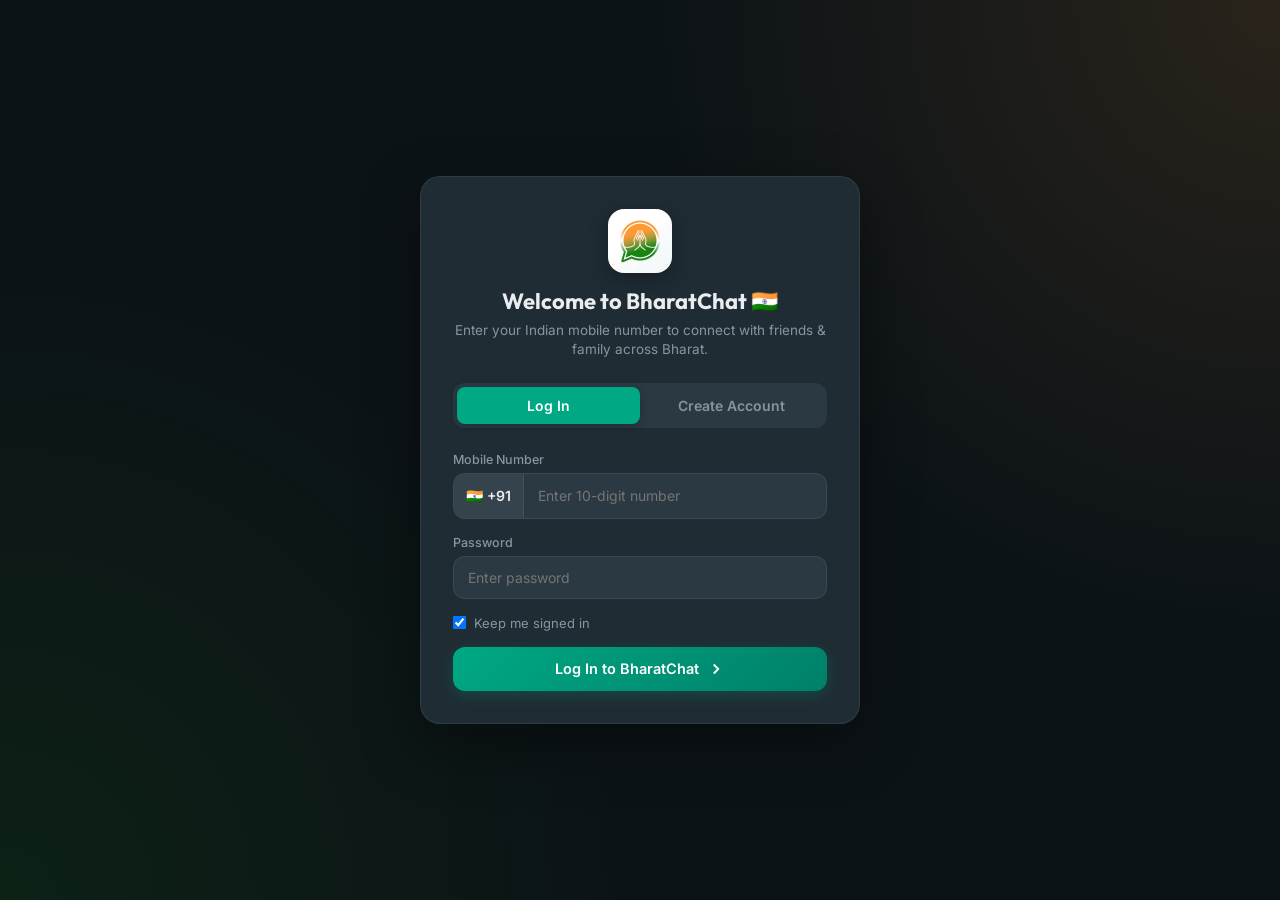
<file: index.html>
<!DOCTYPE html>
<html lang="en">
<head>
    <meta charset="UTF-8">
    <meta name="viewport" content="width=device-width, initial-scale=1.0, maximum-scale=1.0, user-scalable=no, viewport-fit=cover">
    <title>BharatChat 🇮🇳 — India Ka Apna Messenger</title>
    <link rel="icon" href="webapp/assets/logo.jpg" type="image/jpeg">
    <link rel="manifest" href="webapp/manifest.json">
    <meta name="theme-color" content="#008069">
    <meta http-equiv="refresh" content="0; url=webapp/index.html">
    <script>
        // Automatic redirection to the full Web & Mobile Application
        window.location.replace("webapp/index.html");
    </script>
    <style>
        body {
            margin: 0;
            padding: 0;
            background: #0b141a;
            color: #e9edef;
            font-family: -apple-system, BlinkMacSystemFont, "Segoe UI", Roboto, Helvetica, Arial, sans-serif;
            display: flex;
            align-items: center;
            justify-content: center;
            height: 100vh;
            text-align: center;
        }
        .redirect-card {
            background: #111b21;
            padding: 30px;
            border-radius: 16px;
            border: 1px solid rgba(255, 255, 255, 0.08);
            max-width: 380px;
            margin: 20px;
        }
        .btn-launch {
            display: inline-block;
            margin-top: 15px;
            padding: 12px 24px;
            background: #00a884;
            color: #fff;
            text-decoration: none;
            border-radius: 24px;
            font-weight: 600;
        }
    </style>
</head>
<body>
    <div class="redirect-card">
        <h2>BharatChat 🇮🇳</h2>
        <p>Opening India Ka Apna Messenger...</p>
        <a href="webapp/index.html" class="btn-launch">Open BharatChat App</a>
        <p style="margin-top: 20px; font-size: 13px;">
            <a href="website/index.html" style="color: #8696a0; text-decoration: underline;">View Landing Page Website</a>
        </p>
    </div>
</body>
</html>
</file>
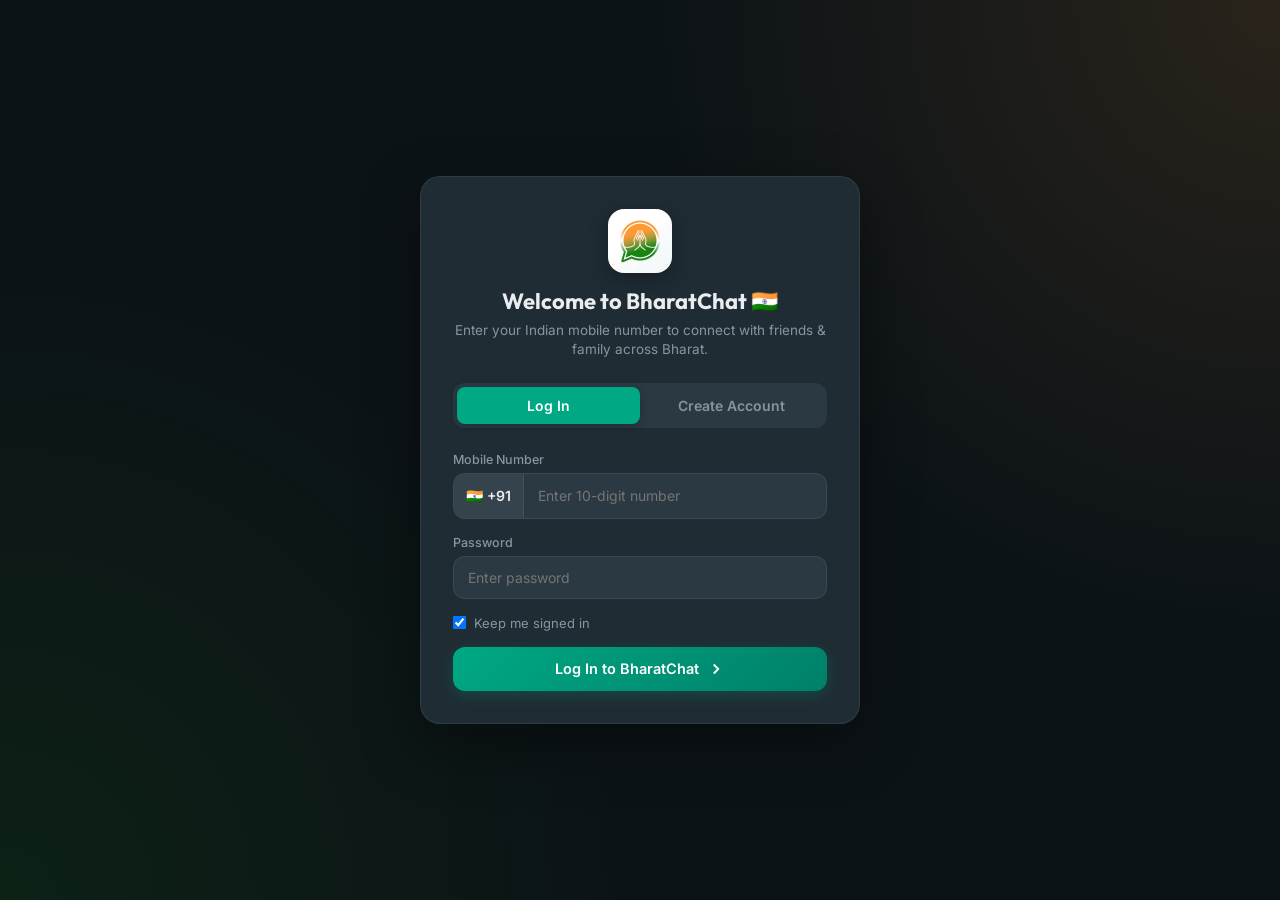
<file: webapp/index.html>
<!DOCTYPE html>
<html lang="en">
<head>
    <meta charset="UTF-8">
    <meta name="viewport" content="width=device-width, initial-scale=1.0, maximum-scale=1.0, user-scalable=no">
    <title>BharatChat — India Ka Apna Messenger 🇮🇳</title>
    <meta name="description" content="BharatChat — India's own real-time messaging, voice, and video calling app. End-to-end encrypted, built for Bharat.">
    <link rel="icon" href="assets/logo.jpg" type="image/jpeg">
    <link rel="manifest" href="manifest.json">
    <meta name="theme-color" content="#008069">
    <link rel="preconnect" href="https://fonts.googleapis.com">
    <link rel="preconnect" href="https://fonts.gstatic.com" crossorigin>
    <link href="https://fonts.googleapis.com/css2?family=Outfit:wght@300;400;500;600;700;800&family=Inter:wght@300;400;500;600;700&display=swap" rel="stylesheet">
    <link rel="stylesheet" href="styles.css">
</head>
<body class="dark-theme">

    <!-- Splash Screen -->
    <div id="splashScreen" class="splash-screen">
        <div class="splash-content">
            <div class="splash-logo-wrap">
                <img src="assets/logo.jpg" alt="BharatChat" class="splash-logo">
                <div class="tiranga-glow"></div>
            </div>
            <h1 class="splash-title">BharatChat 🇮🇳</h1>
            <p class="splash-subtitle">India Ka Apna Messenger</p>
            <div class="splash-loader">
                <div class="splash-loader-bar"></div>
            </div>
            <p class="splash-encryption">
                <svg width="14" height="14" viewBox="0 0 24 24" fill="currentColor"><path d="M18 8h-1V6c0-2.76-2.24-5-5-5S7 3.24 7 6v2H6c-1.1 0-2 .9-2 2v10c0 1.1.9 2 2 2h12c1.1 0 2-.9 2-2V10c0-1.1-.9-2-2-2zm-6 9c-1.1 0-2-.9-2-2s.9-2 2-2 2 .9 2 2-.9 2-2 2zm3.1-9H8.9V6c0-1.71 1.39-3.1 3.1-3.1 1.71 0 3.1 1.39 3.1 3.1v2z"/></svg>
                End-to-end encrypted
            </p>
        </div>
    </div>

    <!-- Auth Screen (Mobile Registration & Login) -->
    <div id="authScreen" class="auth-screen" style="display:none;">
        <div class="auth-card">
            <div class="auth-header">
                <img src="assets/logo.jpg" alt="BharatChat" class="auth-logo">
                <h2>Welcome to BharatChat 🇮🇳</h2>
                <p>Enter your Indian mobile number to connect with friends & family across Bharat.</p>
            </div>

            <!-- Auth Tabs -->
            <div class="auth-tabs">
                <button class="auth-tab-btn active" id="tabLoginBtn" type="button">Log In</button>
                <button class="auth-tab-btn" id="tabRegisterBtn" type="button">Create Account</button>
            </div>

            <!-- Login Form -->
            <form id="loginForm" class="auth-form">
                <div class="form-group">
                    <label>Mobile Number</label>
                    <div class="phone-input-wrap">
                        <span class="country-badge">🇮🇳 +91</span>
                        <input type="tel" id="loginPhone" placeholder="Enter 10-digit number" maxlength="10" required>
                    </div>
                </div>
                <div class="form-group">
                    <label>Password</label>
                    <input type="password" id="loginPassword" placeholder="Enter password" required>
                </div>
                <div class="form-row">
                    <label class="checkbox-label">
                        <input type="checkbox" id="rememberMe" checked> Keep me signed in
                    </label>
                </div>
                <button type="submit" class="btn-primary auth-submit-btn" id="btnLoginSubmit">
                    <span>Log In to BharatChat</span>
                    <svg width="18" height="18" viewBox="0 0 24 24" fill="none" stroke="currentColor" stroke-width="2.5"><polyline points="9 18 15 12 9 6"/></svg>
                </button>
            </form>

            <!-- Register Form -->
            <form id="registerForm" class="auth-form" style="display:none;">
                <div class="form-group">
                    <label>Your Full Name</label>
                    <input type="text" id="regName" placeholder="e.g. Soham Prajapati" required>
                </div>
                <div class="form-group">
                    <label>Indian Mobile Number</label>
                    <div class="phone-input-wrap">
                        <span class="country-badge">🇮🇳 +91</span>
                        <input type="tel" id="regPhone" placeholder="10-digit mobile number" maxlength="10" required>
                    </div>
                </div>
                <div class="form-group">
                    <label>Password</label>
                    <input type="password" id="regPassword" placeholder="Create a password" required>
                </div>
                <div class="form-group">
                    <label>About Status</label>
                    <input type="text" id="regAbout" value="At BharatChat 🇮🇳 India Ka Apna Messenger">
                </div>
                <button type="submit" class="btn-primary auth-submit-btn" id="btnRegisterSubmit">
                    <span>Register & Start Chatting</span>
                    <svg width="18" height="18" viewBox="0 0 24 24" fill="none" stroke="currentColor" stroke-width="2.5"><polyline points="9 18 15 12 9 6"/></svg>
                </button>
            </form>

        </div>
    </div>

    <!-- Main App Container -->
    <div id="app" class="app" style="display:none;">

        <!-- App Nav Rail (Desktop WhatsApp style) / Mobile Bottom Bar -->
        <nav class="app-nav-rail" id="appNavRail">
            <div class="nav-rail-top">
                <button class="rail-btn active" id="railChatsBtn" title="Chats" data-view="chats">
                    <svg width="24" height="24" viewBox="0 0 24 24" fill="none" stroke="currentColor" stroke-width="2"><path d="M21 15a2 2 0 0 1-2 2H7l-4 4V5a2 2 0 0 1 2-2h14a2 2 0 0 1 2 2z"/></svg>
                    <span class="rail-label">Chats</span>
                    <span class="rail-badge" id="railChatBadge" style="display:none;">0</span>
                </button>
                <button class="rail-btn" id="railStatusBtn" title="Status" data-view="status">
                    <svg width="24" height="24" viewBox="0 0 24 24" fill="none" stroke="currentColor" stroke-width="2"><circle cx="12" cy="12" r="10"/><polyline points="12 6 12 12 16 14"/></svg>
                    <span class="rail-label">Status</span>
                    <span class="rail-dot" id="statusDot"></span>
                </button>
                <button class="rail-btn" id="railCallsBtn" title="Calls" data-view="calls">
                    <svg width="24" height="24" viewBox="0 0 24 24" fill="none" stroke="currentColor" stroke-width="2"><path d="M22 16.92v3a2 2 0 0 1-2.18 2 19.79 19.79 0 0 1-8.63-3.07 19.5 19.5 0 0 1-6-6 19.79 19.79 0 0 1-3.07-8.67A2 2 0 0 1 4.11 2h3a2 2 0 0 1 2 1.72c.127.96.361 1.903.7 2.81a2 2 0 0 1-.45 2.11L8.09 9.91a16 16 0 0 0 6 6l1.27-1.27a2 2 0 0 1 2.11-.45c.907.339 1.85.573 2.81.7A2 2 0 0 1 22 16.92z"/></svg>
                    <span class="rail-label">Calls</span>
                </button>
            </div>
            <div class="nav-rail-bottom">
                <button class="rail-btn" id="railSettingsBtn" title="Settings" data-view="settings">
                    <svg width="24" height="24" viewBox="0 0 24 24" fill="none" stroke="currentColor" stroke-width="2"><circle cx="12" cy="12" r="3"/><path d="M19.4 15a1.65 1.65 0 0 0 .33 1.82l.06.06a2 2 0 0 1 0 2.83 2 2 0 0 1-2.83 0l-.06-.06a1.65 1.65 0 0 0-1.82-.33 1.65 1.65 0 0 0-1 1.51V21a2 2 0 0 1-2 2 2 2 0 0 1-2-2v-.09A1.65 1.65 0 0 0 9 19.4a1.65 1.65 0 0 0-1.82.33l-.06.06a2 2 0 0 1-2.83 0 2 2 0 0 1 0-2.83l.06-.06a1.65 1.65 0 0 0 .33-1.82 1.65 1.65 0 0 0-1.51-1H3a2 2 0 0 1-2-2 2 2 0 0 1 2-2h.09A1.65 1.65 0 0 0 4.6 9a1.65 1.65 0 0 0-.33-1.82l-.06-.06a2 2 0 0 1 0-2.83 2 2 0 0 1 2.83 0l.06.06a1.65 1.65 0 0 0 1.82.33H9a1.65 1.65 0 0 0 1-1.51V3a2 2 0 0 1 2-2 2 2 0 0 1 2 2v.09a1.65 1.65 0 0 0 1 1.51 1.65 1.65 0 0 0 1.82-.33l.06-.06a2 2 0 0 1 2.83 0 2 2 0 0 1 0 2.83l-.06.06a1.65 1.65 0 0 0-.33 1.82V9a1.65 1.65 0 0 0 1.51 1H21a2 2 0 0 1 2 2 2 2 0 0 1-2 2h-.09a1.65 1.65 0 0 0-1.51 1z"/></svg>
                    <span class="rail-label">Settings</span>
                </button>
                <div class="rail-user-avatar" id="railUserAvatar" title="Your Profile">
                    <span id="railUserInitials">S</span>
                </div>
            </div>
        </nav>

        <!-- Sidebar (Panels: Chats / Status / Calls / Settings) -->
        <aside class="sidebar" id="sidebar">

            <!-- ================= CHATS VIEW ================= -->
            <div class="sidebar-panel active" id="panelChats">
                <!-- Sidebar Header -->
                <div class="sidebar-header">
                    <div class="sidebar-title-area">
                        <h2>Chats</h2>
                        <span class="sidebar-badge-india">🇮🇳 Bharat</span>
                    </div>
                    <div class="sidebar-actions">
                        <button class="icon-btn" id="btnHeaderNewChat" title="New Chat (Find BharatChat Users)">
                            <svg width="20" height="20" viewBox="0 0 24 24" fill="none" stroke="currentColor" stroke-width="2"><path d="M21 15a2 2 0 0 1-2 2H7l-4 4V5a2 2 0 0 1 2-2h14a2 2 0 0 1 2 2z"/><line x1="12" y1="8" x2="12" y2="14"/><line x1="9" y1="11" x2="15" y2="11"/></svg>
                        </button>
                        <button class="icon-btn" id="btnMenu" title="Menu">
                            <svg width="20" height="20" viewBox="0 0 24 24" fill="none" stroke="currentColor" stroke-width="2"><circle cx="12" cy="5" r="1.5"/><circle cx="12" cy="12" r="1.5"/><circle cx="12" cy="19" r="1.5"/></svg>
                        </button>
                    </div>
                </div>

                <!-- Search -->
                <div class="search-container">
                    <div class="search-box">
                        <svg class="search-icon" width="16" height="16" viewBox="0 0 24 24" fill="none" stroke="currentColor" stroke-width="2"><circle cx="11" cy="11" r="8"/><line x1="21" y1="21" x2="16.65" y2="16.65"/></svg>
                        <input type="text" id="searchInput" class="search-input" placeholder="Search chats or mobile number...">
                    </div>
                    <button class="filter-btn" id="filterBtn" title="Filter unread">
                        <svg width="16" height="16" viewBox="0 0 24 24" fill="none" stroke="currentColor" stroke-width="2"><polygon points="22 3 2 3 10 12.46 10 19 14 21 14 12.46 22 3"/></svg>
                    </button>
                </div>

                <!-- Chat Filter Tabs -->
                <div class="chat-tabs">
                    <button class="chat-tab active" data-filter="all">All</button>
                    <button class="chat-tab" data-filter="unread">Unread</button>
                    <button class="chat-tab" data-filter="favorites">Favourites</button>
                    <button class="chat-tab" data-filter="groups">Groups</button>
                </div>

                <!-- Active Conversations List -->
                <div class="chat-list" id="chatList">
                    <!-- Conversations will be dynamically rendered here -->
                </div>

                <!-- Floating New Chat Button (Mobile & Desktop) -->
                <button class="fab-new-chat" id="fabNewChat" title="New Chat">
                    <svg width="24" height="24" viewBox="0 0 24 24" fill="none" stroke="currentColor" stroke-width="2.5"><path d="M21 15a2 2 0 0 1-2 2H7l-4 4V5a2 2 0 0 1 2-2h14a2 2 0 0 1 2 2z"/><line x1="12" y1="8" x2="12" y2="14"/><line x1="9" y1="11" x2="15" y2="11"/></svg>
                </button>
            </div>

            <!-- ================= STATUS VIEW ================= -->
            <div class="sidebar-panel" id="panelStatus" style="display:none;">
                <div class="sidebar-header">
                    <h2>Status</h2>
                    <button class="icon-btn" id="btnCreateStatus" title="Add status">
                        <svg width="20" height="20" viewBox="0 0 24 24" fill="none" stroke="currentColor" stroke-width="2"><line x1="12" y1="5" x2="12" y2="19"/><line x1="5" y1="12" x2="19" y2="12"/></svg>
                    </button>
                </div>
                <div class="status-panel-content">
                    <!-- My Status -->
                    <div class="status-item my-status-item" id="myStatusItem">
                        <div class="status-avatar-wrap">
                            <div class="avatar avatar-user" id="myStatusAvatar"><span>S</span></div>
                            <div class="status-add-badge">+</div>
                        </div>
                        <div class="status-text-info">
                            <div class="status-user-name">My Status</div>
                            <div class="status-time" id="myStatusTime">Tap to add status update</div>
                        </div>
                    </div>

                    <div class="status-section-title">RECENT UPDATES FROM BHARAT 🇮🇳</div>
                    <div class="status-list" id="statusList">
                        <!-- Dynamic India user status updates -->
                    </div>
                </div>
            </div>

            <!-- ================= CALLS VIEW ================= -->
            <div class="sidebar-panel" id="panelCalls" style="display:none;">
                <div class="sidebar-header">
                    <h2>Calls</h2>
                    <div class="sidebar-actions">
                        <button class="icon-btn" id="btnNewCall" title="New Call">
                            <svg width="20" height="20" viewBox="0 0 24 24" fill="none" stroke="currentColor" stroke-width="2"><path d="M22 16.92v3a2 2 0 0 1-2.18 2 19.79 19.79 0 0 1-8.63-3.07 19.5 19.5 0 0 1-6-6 19.79 19.79 0 0 1-3.07-8.67A2 2 0 0 1 4.11 2h3a2 2 0 0 1 2 1.72c.127.96.361 1.903.7 2.81a2 2 0 0 1-.45 2.11L8.09 9.91a16 16 0 0 0 6 6l1.27-1.27a2 2 0 0 1 2.11-.45c.907.339 1.85.573 2.81.7A2 2 0 0 1 22 16.92z"/><line x1="12" y1="2" x2="12" y2="8"/><line x1="9" y1="5" x2="15" y2="5"/></svg>
                        </button>
                    </div>
                </div>
                <div class="calls-panel-content">
                    <div class="call-log-list" id="callLogList">
                        <!-- Dynamic Voice/Video Call logs -->
                    </div>
                </div>
            </div>

            <!-- ================= SETTINGS VIEW (ALL WHATSAPP SETTINGS) ================= -->
            <div class="sidebar-panel" id="panelSettings" style="display:none;">
                <div class="sidebar-header">
                    <h2>Settings</h2>
                </div>
                <div class="settings-content">
                    <!-- Profile Card -->
                    <div class="settings-profile-card">
                        <div class="avatar avatar-user-large" id="settingsAvatar"><span>S</span></div>
                        <div class="settings-profile-info">
                            <h3 id="settingsName">Soham Prajapati</h3>
                            <p class="settings-phone" id="settingsPhone">+91 98765 43210</p>
                            <p class="settings-about" id="settingsAbout">At BharatChat 🇮🇳 India Ka Apna Messenger</p>
                        </div>
                        <button class="btn-edit-profile" id="btnEditProfile" title="Edit Profile">✏️</button>
                    </div>

                    <!-- Settings List -->
                    <div class="settings-group">
                        <div class="settings-item" id="settingTheme">
                            <div class="setting-icon">🌓</div>
                            <div class="setting-details">
                                <div class="setting-title">Appearance / Theme</div>
                                <div class="setting-sub" id="currentThemeLabel">Dark Mode</div>
                            </div>
                            <div class="setting-action">
                                <span class="arrow-indicator">›</span>
                            </div>
                        </div>

                        <div class="settings-item" id="settingWallpaper">
                            <div class="setting-icon">🎨</div>
                            <div class="setting-details">
                                <div class="setting-title">Chat Wallpaper</div>
                                <div class="setting-sub">Doodle pattern, solid colors</div>
                            </div>
                            <div class="setting-action"><span class="arrow-indicator">›</span></div>
                        </div>

                        <div class="settings-item" id="settingPrivacy">
                            <div class="setting-icon">🔒</div>
                            <div class="setting-details">
                                <div class="setting-title">Privacy & Security</div>
                                <div class="setting-sub">Last seen, profile photo, read receipts (blue ticks)</div>
                            </div>
                            <div class="setting-action"><span class="arrow-indicator">›</span></div>
                        </div>

                        <div class="settings-item" id="settingNotifications">
                            <div class="setting-icon">🔔</div>
                            <div class="setting-details">
                                <div class="setting-title">Notifications & Tones</div>
                                <div class="setting-sub">Message tones, call alerts</div>
                            </div>
                            <div class="setting-action"><span class="arrow-indicator">›</span></div>
                        </div>

                        <div class="settings-item" id="settingStorage">
                            <div class="setting-icon">💾</div>
                            <div class="setting-details">
                                <div class="setting-title">Storage and Data</div>
                                <div class="setting-sub">Network usage, auto-download</div>
                            </div>
                            <div class="setting-action"><span class="arrow-indicator">›</span></div>
                        </div>

                        <div class="settings-item" id="settingLanguage">
                            <div class="setting-icon">🌐</div>
                            <div class="setting-details">
                                <div class="setting-title">App Language</div>
                                <div class="setting-sub" id="currentLanguageLabel">English (English)</div>
                            </div>
                            <div class="setting-action"><span class="arrow-indicator">›</span></div>
                        </div>

                        <div class="settings-item" id="settingInstallApp">
                            <div class="setting-icon">📲</div>
                            <div class="setting-details">
                                <div class="setting-title">Install Mobile App</div>
                                <div class="setting-sub">Add BharatChat to Phone Home Screen (Native PWA)</div>
                            </div>
                            <div class="setting-action"><span class="arrow-indicator">›</span></div>
                        </div>

                        <div class="settings-item" id="settingBackend">
                            <div class="setting-icon">⚡</div>
                            <div class="setting-details">
                                <div class="setting-title">Server & Database Status</div>
                                <div class="setting-sub" id="serverStatusLabel">Spring Boot + Supabase Active</div>
                            </div>
                            <div class="setting-action"><span class="server-status-pill online" id="statusPill">Online</span></div>
                        </div>

                        <div class="settings-item logout-item" id="settingLogout">
                            <div class="setting-icon logout-icon">🚪</div>
                            <div class="setting-details">
                                <div class="setting-title logout-text">Log Out</div>
                                <div class="setting-sub">Switch account or register another user</div>
                            </div>
                        </div>
                    </div>
                </div>
            </div>

        </aside>

        <!-- Main Chat Area -->
        <main class="chat-main" id="chatMain">

            <!-- Default State (No Chat Selected) -->
            <div class="chat-empty" id="chatEmpty">
                <div class="chat-empty-content">
                    <div class="chat-empty-logo-wrap">
                        <img src="assets/logo.jpg" alt="BharatChat" class="chat-empty-logo">
                        <div class="empty-glow"></div>
                    </div>
                    <h2>BharatChat Web 🇮🇳</h2>
                    <p>Send and receive messages with BharatChat users across India.</p>
                    <div class="chat-empty-features">
                        <div class="feature-tag">⚡ Real-time STOMP & Supabase</div>
                        <div class="feature-tag">📞 HD Voice & Video Calls</div>
                        <div class="feature-tag">🔒 End-to-End Encrypted</div>
                    </div>
                    <button class="btn-primary start-chat-btn" id="btnEmptyStartChat">
                        <svg width="20" height="20" viewBox="0 0 24 24" fill="none" stroke="currentColor" stroke-width="2"><path d="M21 15a2 2 0 0 1-2 2H7l-4 4V5a2 2 0 0 1 2-2h14a2 2 0 0 1 2 2z"/></svg>
                        Find BharatChat Users Across India
                    </button>
                    <div class="chat-empty-encryption">
                        <svg width="14" height="14" viewBox="0 0 24 24" fill="currentColor"><path d="M18 8h-1V6c0-2.76-2.24-5-5-5S7 3.24 7 6v2H6c-1.1 0-2 .9-2 2v10c0 1.1.9 2 2 2h12c1.1 0 2-.9 2-2V10c0-1.1-.9-2-2-2zm-6 9c-1.1 0-2-.9-2-2s.9-2 2-2 2 .9 2 2-.9 2-2 2zm3.1-9H8.9V6c0-1.71 1.39-3.1 3.1-3.1 1.71 0 3.1 1.39 3.1 3.1v2z"/></svg>
                        End-to-end encrypted • Server data stays in India 🇮🇳
                    </div>
                </div>
            </div>

            <!-- Active Chat View -->
            <div class="chat-view" id="chatView" style="display:none;">
                <!-- Chat Header -->
                <div class="chat-header" id="chatHeader">
                    <button class="icon-btn back-btn" id="backBtn" title="Back to chats">
                        <svg width="20" height="20" viewBox="0 0 24 24" fill="none" stroke="currentColor" stroke-width="2.5"><polyline points="15 18 9 12 15 6"/></svg>
                    </button>
                    <div class="chat-header-info" id="chatHeaderInfo">
                        <div class="avatar" id="chatAvatar"><span></span><div class="avatar-status online" id="chatAvatarStatus"></div></div>
                        <div class="chat-header-text">
                            <div class="chat-header-name" id="chatHeaderName">BharatChat</div>
                            <div class="chat-header-status" id="chatHeaderStatus">tap to select chat</div>
                        </div>
                    </div>
                    <div class="chat-header-actions">
                        <button class="icon-btn call-action-btn" id="btnVideoCall" title="Video Call">
                            <svg width="20" height="20" viewBox="0 0 24 24" fill="none" stroke="currentColor" stroke-width="2"><polygon points="23 7 16 12 23 17 23 7"/><rect x="1" y="5" width="15" height="14" rx="2" ry="2"/></svg>
                        </button>
                        <button class="icon-btn call-action-btn" id="btnVoiceCall" title="Voice Call">
                            <svg width="20" height="20" viewBox="0 0 24 24" fill="none" stroke="currentColor" stroke-width="2"><path d="M22 16.92v3a2 2 0 0 1-2.18 2 19.79 19.79 0 0 1-8.63-3.07 19.5 19.5 0 0 1-6-6 19.79 19.79 0 0 1-3.07-8.67A2 2 0 0 1 4.11 2h3a2 2 0 0 1 2 1.72c.127.96.361 1.903.7 2.81a2 2 0 0 1-.45 2.11L8.09 9.91a16 16 0 0 0 6 6l1.27-1.27a2 2 0 0 1 2.11-.45c.907.339 1.85.573 2.81.7A2 2 0 0 1 22 16.92z"/></svg>
                        </button>
                        <button class="icon-btn" id="btnSearchChat" title="Search in chat">
                            <svg width="20" height="20" viewBox="0 0 24 24" fill="none" stroke="currentColor" stroke-width="2"><circle cx="11" cy="11" r="8"/><line x1="21" y1="21" x2="16.65" y2="16.65"/></svg>
                        </button>
                        <button class="icon-btn" id="btnChatMenu" title="More options">
                            <svg width="20" height="20" viewBox="0 0 24 24" fill="none" stroke="currentColor" stroke-width="2"><circle cx="12" cy="5" r="1.5"/><circle cx="12" cy="12" r="1.5"/><circle cx="12" cy="19" r="1.5"/></svg>
                        </button>
                    </div>
                </div>

                <!-- Chat Messages Area -->
                <div class="chat-messages" id="chatMessages">
                    <!-- Dynamic chat messages -->
                </div>

                <!-- Quoted Reply Banner -->
                <div class="reply-banner" id="replyBanner" style="display:none;">
                    <div class="reply-banner-content">
                        <span class="reply-sender-name" id="replySenderName">Contact</span>
                        <p class="reply-snippet" id="replySnippet">Message preview...</p>
                    </div>
                    <button class="reply-close-btn" id="btnCancelReply">✕</button>
                </div>

                <!-- Live Voice Recording Bar -->
                <div class="voice-recording-bar" id="voiceRecordingBar" style="display:none;">
                    <div class="voice-rec-left">
                        <span class="rec-dot"></span>
                        <span class="rec-timer" id="recTimer">0:00</span>
                    </div>
                    <div class="voice-waveform">
                        <div class="wave-bar"></div><div class="wave-bar"></div><div class="wave-bar"></div>
                        <div class="wave-bar"></div><div class="wave-bar"></div><div class="wave-bar"></div>
                    </div>
                    <div class="voice-rec-actions">
                        <button class="voice-btn-cancel" id="btnCancelVoice" title="Cancel">🗑</button>
                        <button class="voice-btn-send" id="btnSendVoice" title="Send Voice Note">✓</button>
                    </div>
                </div>

                <!-- Chat Input Area -->
                <div class="chat-input-area" id="chatInputArea">
                    <button class="icon-btn" id="btnEmoji" title="Emoji">
                        <svg width="22" height="22" viewBox="0 0 24 24" fill="none" stroke="currentColor" stroke-width="2"><circle cx="12" cy="12" r="10"/><path d="M8 14s1.5 2 4 2 4-2 4-2"/><line x1="9" y1="9" x2="9.01" y2="9"/><line x1="15" y1="9" x2="15.01" y2="9"/></svg>
                    </button>
                    <button class="icon-btn" id="btnAttach" title="Attach file">
                        <svg width="22" height="22" viewBox="0 0 24 24" fill="none" stroke="currentColor" stroke-width="2"><path d="M21.44 11.05l-9.19 9.19a6 6 0 0 1-8.49-8.49l9.19-9.19a4 4 0 0 1 5.66 5.66l-9.2 9.19a2 2 0 0 1-2.83-2.83l8.49-8.48"/></svg>
                    </button>
                    <div class="message-input-wrapper">
                        <input type="text" id="messageInput" class="message-input" placeholder="Type a message (English, हिन्दी, ગુજરાતી)..." autocomplete="off">
                    </div>
                    <button class="icon-btn send-btn" id="btnSend" title="Send message">
                        <svg width="20" height="20" viewBox="0 0 24 24" fill="none" stroke="currentColor" stroke-width="2.5"><line x1="22" y1="2" x2="11" y2="13"/><polygon points="22 2 15 22 11 13 2 9 22 2"/></svg>
                    </button>
                    <button class="icon-btn mic-btn" id="btnMic" title="Hold or Click to record voice note">
                        <svg width="22" height="22" viewBox="0 0 24 24" fill="none" stroke="currentColor" stroke-width="2"><path d="M12 1a3 3 0 0 0-3 3v8a3 3 0 0 0 6 0V4a3 3 0 0 0-3-3z"/><path d="M19 10v2a7 7 0 0 1-14 0v-2"/><line x1="12" y1="19" x2="12" y2="23"/><line x1="8" y1="23" x2="16" y2="23"/></svg>
                    </button>
                </div>
            </div>
        </main>
    </div>

    <!-- ================= MODALS & OVERLAYS ================= -->

    <!-- 1. SELECT CONTACT (PHONE CONTACTS ONLY — WHATSAPP STYLE) -->
    <div class="modal-overlay" id="newChatModal" style="display:none;">
        <div class="modal-card user-directory-modal">
            <div class="modal-header">
                <div class="modal-title">
                    <h3>Select Contact</h3>
                    <p id="contactsCountSubtitle">0 contacts in phonebook</p>
                </div>
                <button class="modal-close-btn" id="btnCloseNewChatModal">✕</button>
            </div>
            <!-- WhatsApp Action Buttons: New Contact & Sync Phonebook -->
            <div class="whatsapp-contact-actions">
                <button class="contact-action-btn" id="btnOpenAddContact" type="button">
                    <div class="contact-action-icon">👤+</div>
                    <div class="contact-action-text">
                        <strong>New Contact</strong>
                        <span>Save new mobile number to phonebook</span>
                    </div>
                </button>
                <button class="contact-action-btn" id="btnSyncPhoneContacts" type="button">
                    <div class="contact-action-icon" style="background: rgba(37, 211, 102, 0.15); color: #25d366;">📲</div>
                    <div class="contact-action-text">
                        <strong>Sync Phone Contacts</strong>
                        <span>Import contacts from your mobile phone</span>
                    </div>
                </button>
            </div>
            <div class="directory-search-wrap">
                <span class="dir-search-icon">🔍</span>
                <input type="text" id="dirSearchInput" placeholder="Search contacts by name or phone...">
            </div>
            <div class="directory-user-list" id="directoryUserList">
                <!-- Dynamic list of registered contacts and invite contacts -->
            </div>
        </div>
    </div>

    <!-- 2. REAL-TIME WEBRTC VOICE & VIDEO CALL OVERLAY -->
    <div class="call-overlay" id="callOverlay" style="display:none;">
        <div class="call-overlay-header">
            <span class="call-encryption-tag">🔒 BharatChat HD Call 🇮🇳 • End-to-End Encrypted</span>
        </div>
        
        <!-- Video Containers -->
        <div class="call-video-container" id="callVideoContainer">
            <video id="remoteVideo" class="remote-video" autoplay playsinline></video>
            <div class="remote-video-placeholder" id="remoteVideoPlaceholder">
                <div class="caller-pulse-ring"></div>
                <div class="avatar avatar-call-large" id="callAvatar"><span>🇮🇳</span></div>
                <h2 class="caller-name" id="callContactName">BharatChat Contact</h2>
                <div class="call-status-badge" id="callStatusBadge">Calling...</div>
                <div class="call-timer" id="callTimer" style="display:none;">00:00</div>
            </div>
            <!-- Local Pip Video -->
            <div class="local-pip-container" id="localPipContainer" style="display:none;">
                <video id="localVideo" class="local-video" autoplay playsinline muted></video>
                <div class="local-pip-label">You</div>
            </div>
        </div>

        <!-- In-Call Action Bar -->
        <div class="call-controls-bar">
            <button class="call-btn-circle" id="btnToggleMic" title="Mute Microphone">
                <svg width="22" height="22" viewBox="0 0 24 24" fill="none" stroke="currentColor" stroke-width="2"><path d="M12 1a3 3 0 0 0-3 3v8a3 3 0 0 0 6 0V4a3 3 0 0 0-3-3z"/><path d="M19 10v2a7 7 0 0 1-14 0v-2"/></svg>
            </button>
            <button class="call-btn-circle" id="btnToggleCam" title="Turn Camera Off">
                <svg width="22" height="22" viewBox="0 0 24 24" fill="none" stroke="currentColor" stroke-width="2"><polygon points="23 7 16 12 23 17 23 7"/><rect x="1" y="5" width="15" height="14" rx="2" ry="2"/></svg>
            </button>
            <button class="call-btn-circle" id="btnToggleSpeaker" title="Speaker">
                <svg width="22" height="22" viewBox="0 0 24 24" fill="none" stroke="currentColor" stroke-width="2"><polygon points="11 5 6 9 2 9 2 15 6 15 11 19 11 5"/><path d="M19.07 4.93a10 10 0 0 1 0 14.14M15.54 8.46a5 5 0 0 1 0 7.07"/></svg>
            </button>
            <button class="call-btn-circle btn-end-call" id="btnEndCall" title="End Call">
                <svg width="24" height="24" viewBox="0 0 24 24" fill="currentColor"><path d="M12 9c-1.6 0-3.15.25-4.6.72v3.1c0 .39-.23.74-.56.9-.98.49-1.87 1.12-2.66 1.85-.18.18-.43.28-.7.28-.28 0-.53-.11-.71-.29L.29 13.08a.996.996 0 0 1 0-1.41C3.28 8.79 7.42 7 12 7s8.72 1.79 11.71 4.67c.39.39.39 1.02 0 1.41l-2.48 2.48c-.18.18-.43.29-.71.29-.27 0-.52-.11-.7-.28-.79-.74-1.69-1.36-2.67-1.85-.33-.16-.56-.5-.56-.9v-3.1C15.15 9.25 13.6 9 12 9z"/></svg>
            </button>
        </div>
    </div>

    <!-- 3. INCOMING CALL MODAL -->
    <div class="incoming-call-modal" id="incomingCallModal" style="display:none;">
        <div class="incoming-call-card">
            <div class="incoming-ring-avatar">
                <div class="avatar avatar-call-incoming" id="incomingAvatar"><span>🇮🇳</span></div>
            </div>
            <h3 id="incomingName">BharatChat Contact</h3>
            <p id="incomingType">BharatChat Call 🇮🇳</p>
            <div class="incoming-actions">
                <button class="call-action-circle btn-decline" id="btnDeclineCall" title="Decline">✕</button>
                <button class="call-action-circle btn-accept" id="btnAcceptCall" title="Accept">📞</button>
            </div>
        </div>
    </div>

    <!-- 4. STATUS (STORY) FULLSCREEN VIEWER -->
    <div class="story-viewer-modal" id="storyViewerModal" style="display:none;">
        <div class="story-progress-bar-wrap" id="storyProgressBars">
            <div class="story-bar"><div class="story-bar-fill" id="storyProgressBarFill"></div></div>
        </div>
        <div class="story-viewer-header">
            <div class="avatar" id="storyUserAvatar"><span>🇮🇳</span></div>
            <div class="story-meta">
                <h4 id="storyUserName">Status</h4>
                <span id="storyTimeAgo">Just now</span>
            </div>
            <button class="story-close-btn" id="btnCloseStory">✕</button>
        </div>
        <div class="story-viewer-body" id="storyViewerBody">
            <p class="story-text-content" id="storyTextContent">At BharatChat 🇮🇳</p>
            <img class="story-media-image" id="storyImageContent" alt="Status Photo" style="display:none;" />
            <video class="story-media-video" id="storyVideoContent" autoplay playsinline style="display:none;"></video>
            <div class="story-caption" id="storyCaption" style="display:none;"></div>
        </div>
    </div>

    <!-- 5. EMOJI & STICKERS PICKER -->
    <div class="emoji-picker" id="emojiPicker" style="display:none;">
        <div class="emoji-picker-header">
            <input type="text" class="emoji-search" id="emojiSearch" placeholder="Search emojis (smile, heart, flag)...">
        </div>
        <div class="emoji-picker-tabs">
            <button class="emoji-tab active" data-cat="all">All</button>
            <button class="emoji-tab" data-cat="smileys">😀</button>
            <button class="emoji-tab" data-cat="gestures">🙏</button>
            <button class="emoji-tab" data-cat="hearts">❤️</button>
            <button class="emoji-tab" data-cat="india">🇮🇳</button>
        </div>
        <div class="emoji-picker-grid" id="emojiGrid"></div>
    </div>

    <!-- 6. ATTACHMENT POPUP -->
    <div class="attach-menu" id="attachMenu" style="display:none;">
        <button class="attach-item" data-type="photo">
            <span class="attach-icon attach-photo">🖼️</span>
            <span>Photos & Videos</span>
        </button>
        <button class="attach-item" data-type="camera">
            <span class="attach-icon attach-camera">📷</span>
            <span>Camera</span>
        </button>
        <button class="attach-item" data-type="document">
            <span class="attach-icon attach-doc">📄</span>
            <span>Document</span>
        </button>
        <button class="attach-item" data-type="contact">
            <span class="attach-icon attach-contact">👤</span>
            <span>Contact</span>
        </button>
        <button class="attach-item" data-type="location">
            <span class="attach-icon attach-loc">📍</span>
            <span>Location</span>
        </button>
    </div>
    <input type="file" id="fileUploadInput" style="display:none;" accept="image/*,video/*,audio/*,.pdf,.doc,.docx,.txt">

    <!-- 7. CONTEXT MENU FOR MESSAGES -->
    <div class="context-menu" id="contextMenu" style="display:none;">
        <button class="context-item" data-action="reply">↩ Reply</button>
        <button class="context-item" data-action="react">😊 React</button>
        <button class="context-item" data-action="copy">📋 Copy</button>
        <button class="context-item" data-action="star">⭐ Star</button>
        <button class="context-item" data-action="delete">🗑 Delete</button>
    </div>

    <!-- 8. REACTION BAR -->
    <div class="reaction-bar" id="reactionBar" style="display:none;">
        <button class="react-emoji" data-emoji="👍">👍</button>
        <button class="react-emoji" data-emoji="❤️">❤️</button>
        <button class="react-emoji" data-emoji="😂">😂</button>
        <button class="react-emoji" data-emoji="😮">😮</button>
        <button class="react-emoji" data-emoji="😢">😢</button>
        <button class="react-emoji" data-emoji="🙏">🙏</button>
        <button class="react-emoji" data-emoji="🇮🇳">🇮🇳</button>
    </div>

    <!-- 9. THEME SELECTION MODAL (INSIDE SETTINGS) -->
    <div class="modal-overlay" id="themeModal" style="display:none;">
        <div class="modal-card theme-picker-modal">
            <div class="modal-header">
                <div class="modal-title">
                    <h3>Choose Theme</h3>
                    <p>Select your preferred appearance for BharatChat</p>
                </div>
                <button class="modal-close-btn" id="btnCloseThemeModal">✕</button>
            </div>
            <div class="theme-options-list">
                <label class="theme-radio-option" id="optThemeDark">
                    <input type="radio" name="appTheme" value="dark" id="radioDark" checked>
                    <div class="theme-option-info">
                        <span class="theme-option-icon">🌙</span>
                        <div>
                            <span class="theme-option-title">Dark Mode</span>
                            <span class="theme-option-desc">Authentic WhatsApp Dark (#111b21)</span>
                        </div>
                    </div>
                </label>
                <label class="theme-radio-option" id="optThemeLight">
                    <input type="radio" name="appTheme" value="light" id="radioLight">
                    <div class="theme-option-info">
                        <span class="theme-option-icon">☀️</span>
                        <div>
                            <span class="theme-option-title">Light Mode</span>
                            <span class="theme-option-desc">Authentic WhatsApp Teal & Clean White (#008069)</span>
                        </div>
                    </div>
                </label>
                <label class="theme-radio-option" id="optThemeSystem">
                    <input type="radio" name="appTheme" value="system" id="radioSystem">
                    <div class="theme-option-info">
                        <span class="theme-option-icon">📱</span>
                        <div>
                            <span class="theme-option-title">System Default</span>
                            <span class="theme-option-desc">Automatically match your device's theme</span>
                        </div>
                    </div>
                </label>
            </div>
            <div class="theme-modal-footer">
                <button class="btn-cancel-theme" id="btnCancelTheme">Cancel</button>
                <button class="btn-primary btn-save-theme" id="btnSaveTheme">OK</button>
            </div>
        </div>
    </div>

    <!-- 10. EDIT PROFILE MODAL -->
    <div class="modal-overlay" id="profileModal" style="display:none;">
        <div class="modal-card">
            <div class="modal-header">
                <div class="modal-title">
                    <h3>Edit Profile</h3>
                    <p>Change your name, about status, and profile color</p>
                </div>
                <button class="modal-close-btn" id="btnCloseProfileModal">✕</button>
            </div>
            <div class="modal-body-padding">
                <div class="form-group">
                    <label>Full Name</label>
                    <input type="text" id="editProfileName" placeholder="Your name">
                </div>
                <div class="form-group" style="margin-top: 14px;">
                    <label>About Status</label>
                    <input type="text" id="editProfileAbout" placeholder="Your status message">
                </div>
                <div class="form-group" style="margin-top: 14px;">
                    <label>Registered Phone Number</label>
                    <input type="text" id="editProfilePhone" disabled style="opacity: 0.7; cursor: not-allowed;">
                </div>
                <div class="form-group" style="margin-top: 14px;">
                    <label>Avatar Color Theme</label>
                    <div class="color-picker-row" id="avatarColorPicker">
                        <button class="color-dot active" data-color="linear-gradient(135deg, #FF9933, #138808)" style="background: linear-gradient(135deg, #FF9933, #138808);"></button>
                        <button class="color-dot" data-color="linear-gradient(135deg, #008069, #00a884)" style="background: #008069;"></button>
                        <button class="color-dot" data-color="linear-gradient(135deg, #3b82f6, #1d4ed8)" style="background: #3b82f6;"></button>
                        <button class="color-dot" data-color="linear-gradient(135deg, #8b5cf6, #6d28d9)" style="background: #8b5cf6;"></button>
                        <button class="color-dot" data-color="linear-gradient(135deg, #ec4899, #be185d)" style="background: #ec4899;"></button>
                        <button class="color-dot" data-color="linear-gradient(135deg, #f59e0b, #d97706)" style="background: #f59e0b;"></button>
                    </div>
                </div>
            </div>
            <div class="theme-modal-footer">
                <button class="btn-cancel-theme" id="btnCancelProfile">Cancel</button>
                <button class="btn-primary btn-save-theme" id="btnSaveProfile">Save Profile</button>
            </div>
        </div>
    </div>

    <!-- 11. CHAT WALLPAPER MODAL -->
    <div class="modal-overlay" id="wallpaperModal" style="display:none;">
        <div class="modal-card">
            <div class="modal-header">
                <div class="modal-title">
                    <h3>Chat Wallpaper</h3>
                    <p>Choose background for your chat conversations</p>
                </div>
                <button class="modal-close-btn" id="btnCloseWallpaperModal">✕</button>
            </div>
            <div class="wallpaper-grid">
                <div class="wallpaper-card active" data-wallpaper="default">
                    <div class="wallpaper-preview wp-default"></div>
                    <span>Classic Doodle</span>
                </div>
                <div class="wallpaper-card" data-wallpaper="dark">
                    <div class="wallpaper-preview wp-dark"></div>
                    <span>Dark Slate</span>
                </div>
                <div class="wallpaper-card" data-wallpaper="tricolor">
                    <div class="wallpaper-preview wp-tricolor"></div>
                    <span>🇮🇳 Tiranga Glow</span>
                </div>
                <div class="wallpaper-card" data-wallpaper="teal">
                    <div class="wallpaper-preview wp-teal"></div>
                    <span>WhatsApp Teal</span>
                </div>
                <div class="wallpaper-card" data-wallpaper="midnight">
                    <div class="wallpaper-preview wp-midnight"></div>
                    <span>Midnight Navy</span>
                </div>
                <div class="wallpaper-card" data-wallpaper="saffron">
                    <div class="wallpaper-preview wp-saffron"></div>
                    <span>Saffron Sunset</span>
                </div>
            </div>
            <div class="theme-modal-footer">
                <button class="btn-primary btn-save-theme" id="btnDoneWallpaper">Done</button>
            </div>
        </div>
    </div>

    <!-- 12. PRIVACY & SECURITY MODAL -->
    <div class="modal-overlay" id="privacyModal" style="display:none;">
        <div class="modal-card">
            <div class="modal-header">
                <div class="modal-title">
                    <h3>Privacy & Security</h3>
                    <p>Manage who can see your info and activity</p>
                </div>
                <button class="modal-close-btn" id="btnClosePrivacyModal">✕</button>
            </div>
            <div class="settings-modal-list">
                <div class="privacy-option-item">
                    <div>
                        <div class="setting-title">Last Seen & Online</div>
                        <div class="setting-sub">Who can see when you were last active</div>
                    </div>
                    <select class="settings-select" id="privacyLastSeen">
                        <option value="everyone">Everyone</option>
                        <option value="contacts">My Contacts</option>
                        <option value="nobody">Nobody</option>
                    </select>
                </div>
                <div class="privacy-option-item">
                    <div>
                        <div class="setting-title">Profile Photo</div>
                        <div class="setting-sub">Who can see your profile photo</div>
                    </div>
                    <select class="settings-select" id="privacyProfilePhoto">
                        <option value="everyone">Everyone</option>
                        <option value="contacts">My Contacts</option>
                        <option value="nobody">Nobody</option>
                    </select>
                </div>
                <div class="privacy-option-item">
                    <div>
                        <div class="setting-title">Read Receipts (Blue Ticks)</div>
                        <div class="setting-sub">Show double blue checks when messages are read</div>
                    </div>
                    <label class="toggle-switch">
                        <input type="checkbox" id="privacyReadReceipts" checked>
                        <span class="toggle-slider"></span>
                    </label>
                </div>
                <div class="privacy-security-info">
                    <span>🔒 End-to-end encryption is active for all 1-to-1 chats and calls.</span>
                </div>
            </div>
            <div class="theme-modal-footer">
                <button class="btn-primary btn-save-theme" id="btnSavePrivacy">Save Privacy Settings</button>
            </div>
        </div>
    </div>

    <!-- 13. NOTIFICATIONS MODAL -->
    <div class="modal-overlay" id="notificationsModal" style="display:none;">
        <div class="modal-card">
            <div class="modal-header">
                <div class="modal-title">
                    <h3>Notifications & Tones</h3>
                    <p>Manage message and calling alerts</p>
                </div>
                <button class="modal-close-btn" id="btnCloseNotificationsModal">✕</button>
            </div>
            <div class="settings-modal-list">
                <div class="privacy-option-item">
                    <div>
                        <div class="setting-title">Conversation Tones</div>
                        <div class="setting-sub">Play sounds for incoming and outgoing messages</div>
                    </div>
                    <label class="toggle-switch">
                        <input type="checkbox" id="notifSoundToggle" checked>
                        <span class="toggle-slider"></span>
                    </label>
                </div>
                <div class="privacy-option-item">
                    <div>
                        <div class="setting-title">Call Ringtone</div>
                        <div class="setting-sub">Play ringtone chime during audio & video calls</div>
                    </div>
                    <label class="toggle-switch">
                        <input type="checkbox" id="notifCallRingToggle" checked>
                        <span class="toggle-slider"></span>
                    </label>
                </div>
                <div class="privacy-option-item">
                    <div>
                        <div class="setting-title">Push Notifications</div>
                        <div class="setting-sub">Desktop / Mobile screen notifications</div>
                    </div>
                    <button class="btn-primary" id="btnRequestNotificationPermission" style="font-size: 12px; padding: 6px 12px;">
                        Enable Alerts
                    </button>
                </div>
            </div>
            <div class="theme-modal-footer">
                <button class="btn-primary btn-save-theme" id="btnDoneNotifications">Done</button>
            </div>
        </div>
    </div>

    <!-- 14. STORAGE & DATA MODAL -->
    <div class="modal-overlay" id="storageModal" style="display:none;">
        <div class="modal-card">
            <div class="modal-header">
                <div class="modal-title">
                    <h3>Storage and Data</h3>
                    <p>Network counters and storage usage</p>
                </div>
                <button class="modal-close-btn" id="btnCloseStorageModal">✕</button>
            </div>
            <div class="settings-modal-list">
                <div class="storage-stat-grid">
                    <div class="storage-stat-box">
                        <h4 id="statMessagesCount">0</h4>
                        <span>Messages Sent</span>
                    </div>
                    <div class="storage-stat-box">
                        <h4 id="statCallsCount">0</h4>
                        <span>Calls Logged</span>
                    </div>
                    <div class="storage-stat-box">
                        <h4 id="statStatusesCount">0</h4>
                        <span>Statuses Active</span>
                    </div>
                    <div class="storage-stat-box">
                        <h4 id="statStorageSize">0 KB</h4>
                        <span>Local Cache</span>
                    </div>
                </div>
                <button class="btn-danger-outline" id="btnClearAllChatHistory">
                    🗑 Clear All Messages & Chat History
                </button>
            </div>
            <div class="theme-modal-footer">
                <button class="btn-primary btn-save-theme" id="btnDoneStorage">Done</button>
            </div>
        </div>
    </div>

    <!-- 15. APP LANGUAGE MODAL -->
    <div class="modal-overlay" id="languageModal" style="display:none;">
        <div class="modal-card">
            <div class="modal-header">
                <div class="modal-title">
                    <h3>App Language</h3>
                    <p>Choose your preferred language</p>
                </div>
                <button class="modal-close-btn" id="btnCloseLanguageModal">✕</button>
            </div>
            <div class="theme-options-list">
                <label class="theme-radio-option">
                    <input type="radio" name="appLangRadio" value="en" checked>
                    <div class="theme-option-info">
                        <span class="theme-option-icon">🇬🇧</span>
                        <div>
                            <span class="theme-option-title">English</span>
                            <span class="theme-option-desc">Default Interface Language</span>
                        </div>
                    </div>
                </label>
                <label class="theme-radio-option">
                    <input type="radio" name="appLangRadio" value="hi">
                    <div class="theme-option-info">
                        <span class="theme-option-icon">🇮🇳</span>
                        <div>
                            <span class="theme-option-title">हिन्दी (Hindi)</span>
                            <span class="theme-option-desc">भारत की राष्ट्रभाषा</span>
                        </div>
                    </div>
                </label>
                <label class="theme-radio-option">
                    <input type="radio" name="appLangRadio" value="gu">
                    <div class="theme-option-info">
                        <span class="theme-option-icon">🦁</span>
                        <div>
                            <span class="theme-option-title">ગુજરાતી (Gujarati)</span>
                            <span class="theme-option-desc">ગરવી ગુજરાત</span>
                        </div>
                    </div>
                </label>
                <label class="theme-radio-option">
                    <input type="radio" name="appLangRadio" value="mr">
                    <div class="theme-option-info">
                        <span class="theme-option-icon">🚩</span>
                        <div>
                            <span class="theme-option-title">मराठी (Marathi)</span>
                            <span class="theme-option-desc">जय महाराष्ट्र</span>
                        </div>
                    </div>
                </label>
            </div>
            <div class="theme-modal-footer">
                <button class="btn-cancel-theme" id="btnCancelLanguage">Cancel</button>
                <button class="btn-primary btn-save-theme" id="btnSaveLanguage">Apply Language</button>
            </div>
        </div>
    </div>

    <!-- 16. CLOUD DATABASE (SUPABASE / SPRING BOOT) MODAL -->
    <div class="modal-overlay" id="databaseModal" style="display:none;">
        <div class="modal-card">
            <div class="modal-header">
                <div class="modal-title">
                    <h3>Database & Server Status</h3>
                    <p>Connect Supabase PostgreSQL and Spring Boot</p>
                </div>
                <button class="modal-close-btn" id="btnCloseDatabaseModal">✕</button>
            </div>
            <div class="modal-body-padding">
                <div class="db-status-banner">
                    <span class="db-status-indicator online"></span>
                    <div>
                        <strong id="dbStatusTitle">Database Engine: Ready</strong>
                        <p id="dbStatusDesc">Real-time sync active across all tabs & mobile devices.</p>
                    </div>
                </div>
                <div class="form-group" style="margin-top: 14px;">
                    <label>Supabase Project URL</label>
                    <input type="text" id="inputSupabaseUrl" placeholder="https://your-project.supabase.co">
                </div>
                <div class="form-group" style="margin-top: 14px;">
                    <label>Supabase Anon Public API Key</label>
                    <input type="password" id="inputSupabaseKey" placeholder="eyJhbGciOiJIUzI1NiIsInR5cCI6IkpXVCJ9...">
                </div>
                <p style="font-size: 11.5px; color: var(--text-muted); margin-top: 8px;">
                    Get your Supabase credentials at <a href="https://supabase.com" target="_blank" style="color: var(--accent);">supabase.com</a> → Project Settings → API.
                </p>
            </div>
            <div class="theme-modal-footer">
                <button class="btn-cancel-theme" id="btnCancelDatabase">Close</button>
                <button class="btn-primary btn-save-theme" id="btnSaveDatabase">Save & Sync Cloud DB</button>
            </div>
        </div>
    </div>

    <!-- 17. CREATE STATUS STORY MODAL (TEXT / PHOTO / VIDEO) -->
    <div class="modal-overlay" id="createStatusModal" style="display:none;">
        <div class="modal-card">
            <div class="modal-header">
                <div class="modal-title">
                    <h3>New Status Update 🇮🇳</h3>
                    <p>Disappears automatically after 24 hours</p>
                </div>
                <button class="modal-close-btn" id="btnCloseCreateStatusModal">✕</button>
            </div>

            <!-- Status Mode Switcher: Text / Photo / Video -->
            <div class="status-mode-tabs">
                <button class="status-mode-btn active" id="btnStatusModeText" type="button">✍️ Text</button>
                <button class="status-mode-btn" id="btnStatusModePhoto" type="button">📷 Photo</button>
                <button class="status-mode-btn" id="btnStatusModeVideo" type="button">🎥 Video</button>
            </div>

            <!-- Text Status Mode -->
            <div id="statusTextModeWrap">
                <div class="status-creator-body" id="statusCreatorPreview" style="background: #008069;">
                    <textarea id="statusTextInput" placeholder="Type a status update for your contacts..." rows="4" maxlength="160"></textarea>
                </div>
                <div class="status-color-row" id="statusColorRow">
                    <span>Color:</span>
                    <button class="status-bg-btn active" data-color="#008069" style="background:#008069;"></button>
                    <button class="status-bg-btn" data-color="#FF9933" style="background:#FF9933;"></button>
                    <button class="status-bg-btn" data-color="#138808" style="background:#138808;"></button>
                    <button class="status-bg-btn" data-color="#111b21" style="background:#111b21;"></button>
                    <button class="status-bg-btn" data-color="#6d28d9" style="background:#6d28d9;"></button>
                    <button class="status-bg-btn" data-color="#e11d48" style="background:#e11d48;"></button>
                </div>
            </div>

            <!-- Photo & Video Status Mode -->
            <div id="statusMediaModeWrap" style="display:none;">
                <div class="status-media-box" id="statusMediaPreviewBox">
                    <img id="statusImgPreview" alt="Status Preview" style="display:none;" />
                    <video id="statusVidPreview" controls style="display:none;"></video>
                    <div class="status-empty-media-msg" id="statusEmptyMediaMsg">
                        <span id="statusMediaIcon" style="font-size: 44px; display:block; margin-bottom:8px;">📷</span>
                        <p id="statusMediaPrompt" style="color:var(--text-secondary); font-size:13px;">Click to choose photo or video from your device</p>
                    </div>
                </div>
                <input type="file" id="statusFileInput" style="display:none;" accept="image/*,video/*">
                <div style="padding: 10px 16px 0 16px;">
                    <button class="btn-secondary" id="btnPickStatusMedia" type="button" style="width: 100%; padding: 10px; font-size: 13px;">
                        📁 Choose File from Device
                    </button>
                    <input type="text" id="statusCaptionInput" class="status-caption-input" placeholder="Add a caption..." maxlength="120" style="width: 100%; margin-top: 10px; background: var(--bg-input); border: 1px solid var(--border-color); color: var(--text-primary); border-radius: 8px; padding: 10px 14px; font-size: 13.5px;">
                </div>
            </div>

            <div class="theme-modal-footer">
                <button class="btn-cancel-theme" id="btnCancelCreateStatus">Cancel</button>
                <button class="btn-primary btn-save-theme" id="btnPostStatusSubmit">Post Status</button>
            </div>
        </div>
    </div>

    <!-- 18. ADD NEW CONTACT MODAL (WHATSAPP PHONEBOOK) -->
    <div class="modal-overlay" id="addContactModal" style="display:none;">
        <div class="modal-card">
            <div class="modal-header">
                <div class="modal-title">
                    <h3>New Contact 👤</h3>
                    <p>Save contact name & 10-digit mobile number</p>
                </div>
                <button class="modal-close-btn" id="btnCloseAddContactModal">✕</button>
            </div>
            <div class="modal-body-padding">
                <form id="addContactForm">
                    <div class="form-group">
                        <label>Contact Name</label>
                        <input type="text" id="inputNewContactName" placeholder="e.g. Priya Patel, Mom, Ramesh" required>
                    </div>
                    <div class="form-group" style="margin-top: 14px;">
                        <label>Indian Mobile Number</label>
                        <div class="phone-input-group">
                            <span class="country-code">+91</span>
                            <input type="tel" id="inputNewContactPhone" placeholder="98250 12345" maxlength="10" required>
                        </div>
                    </div>
                    <div class="theme-modal-footer" style="padding: 16px 0 0 0; margin-top: 20px;">
                        <button type="button" class="btn-cancel-theme" id="btnCancelAddContact">Cancel</button>
                        <button type="submit" class="btn-primary btn-save-theme">Save Contact</button>
                    </div>
                </form>
            </div>
        </div>
    </div>

    <!-- Hidden audio element for sound notifications -->
    <audio id="soundNotification" preload="auto"></audio>

    <script src="app.js"></script>
</body>
</html>
</file>
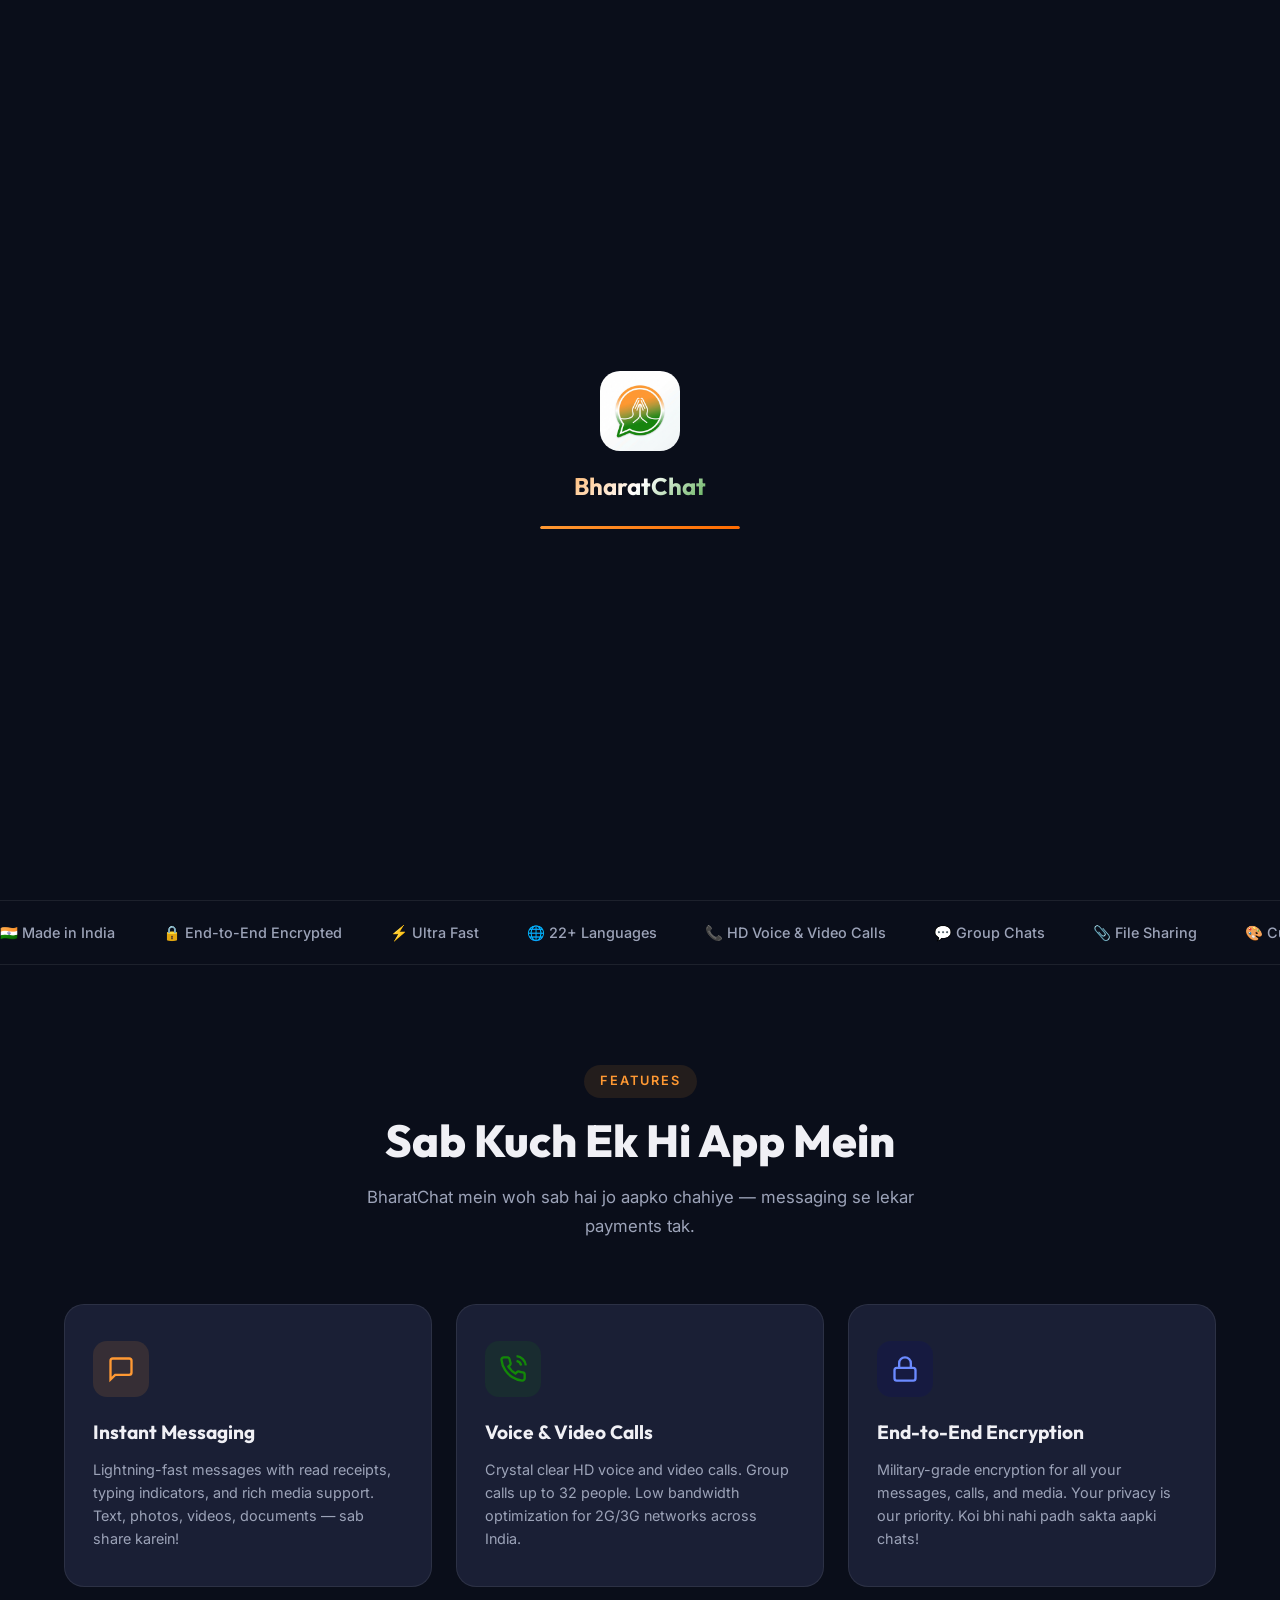
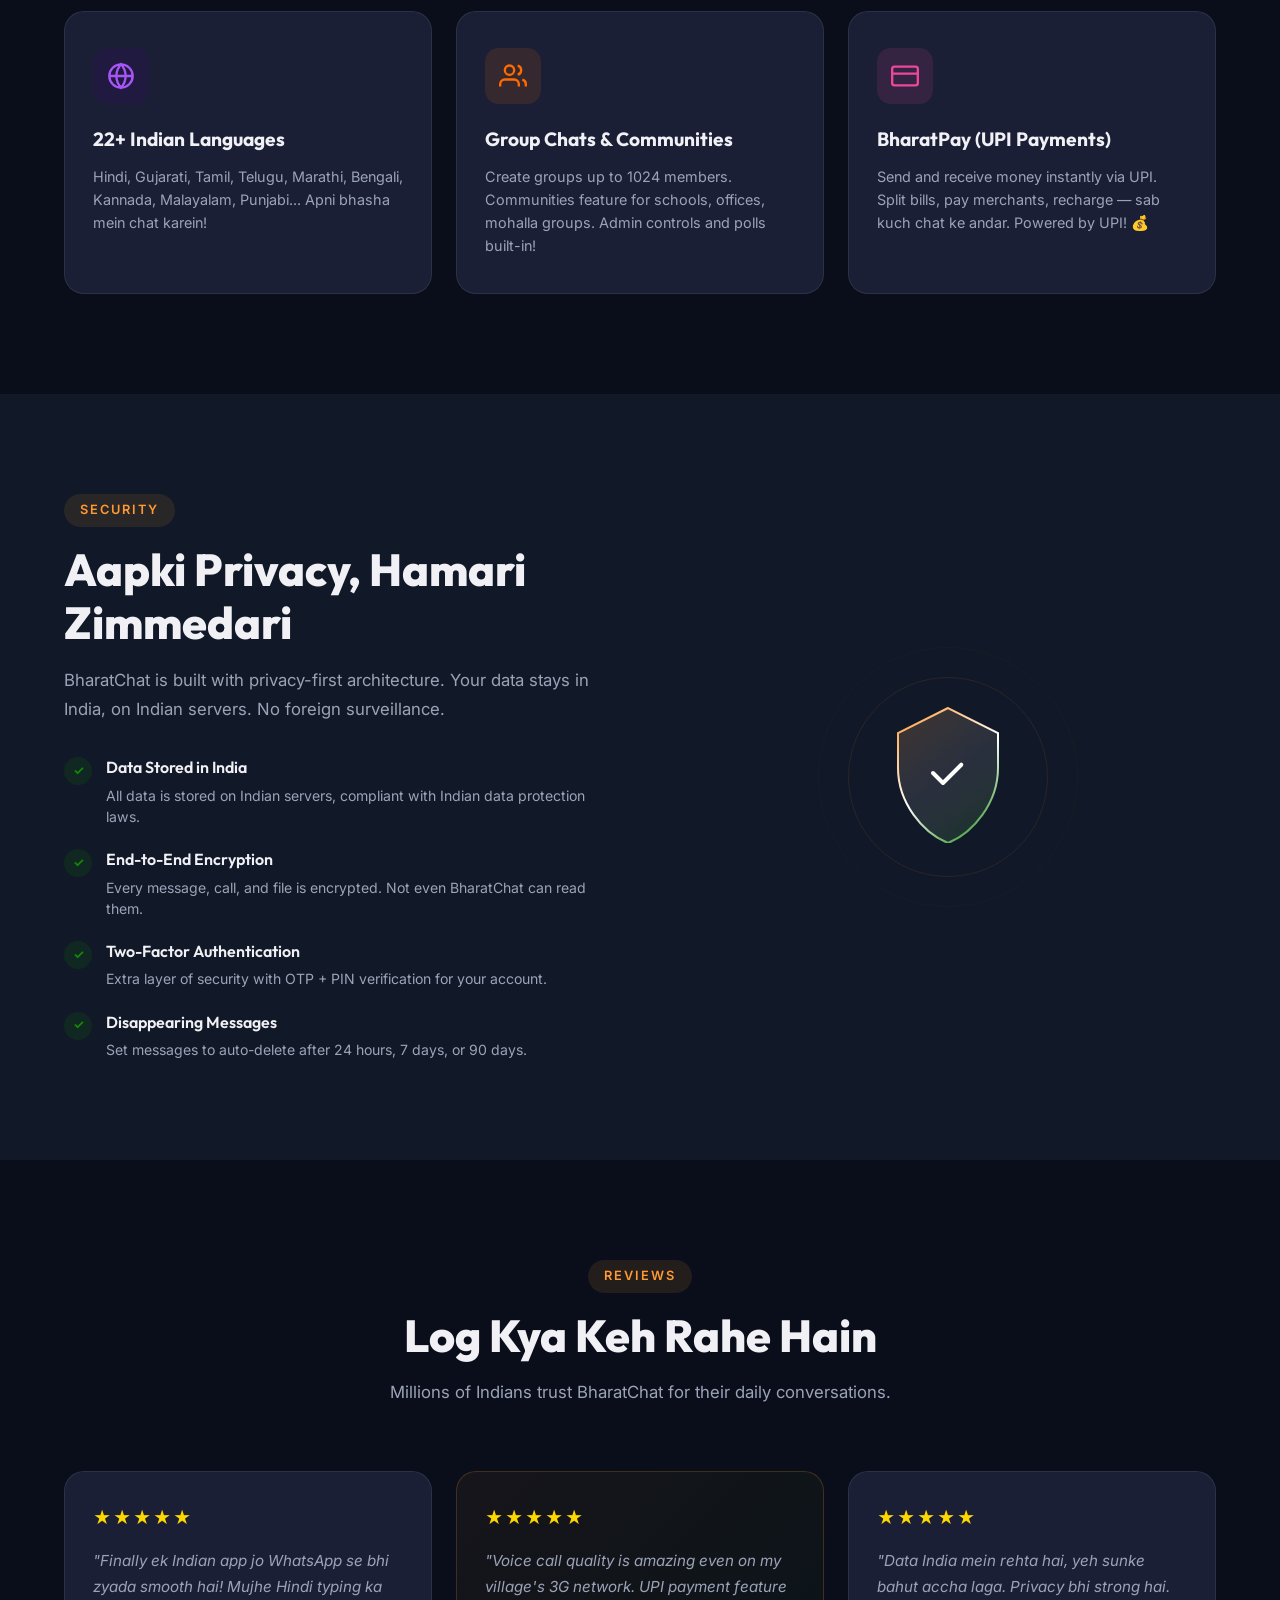
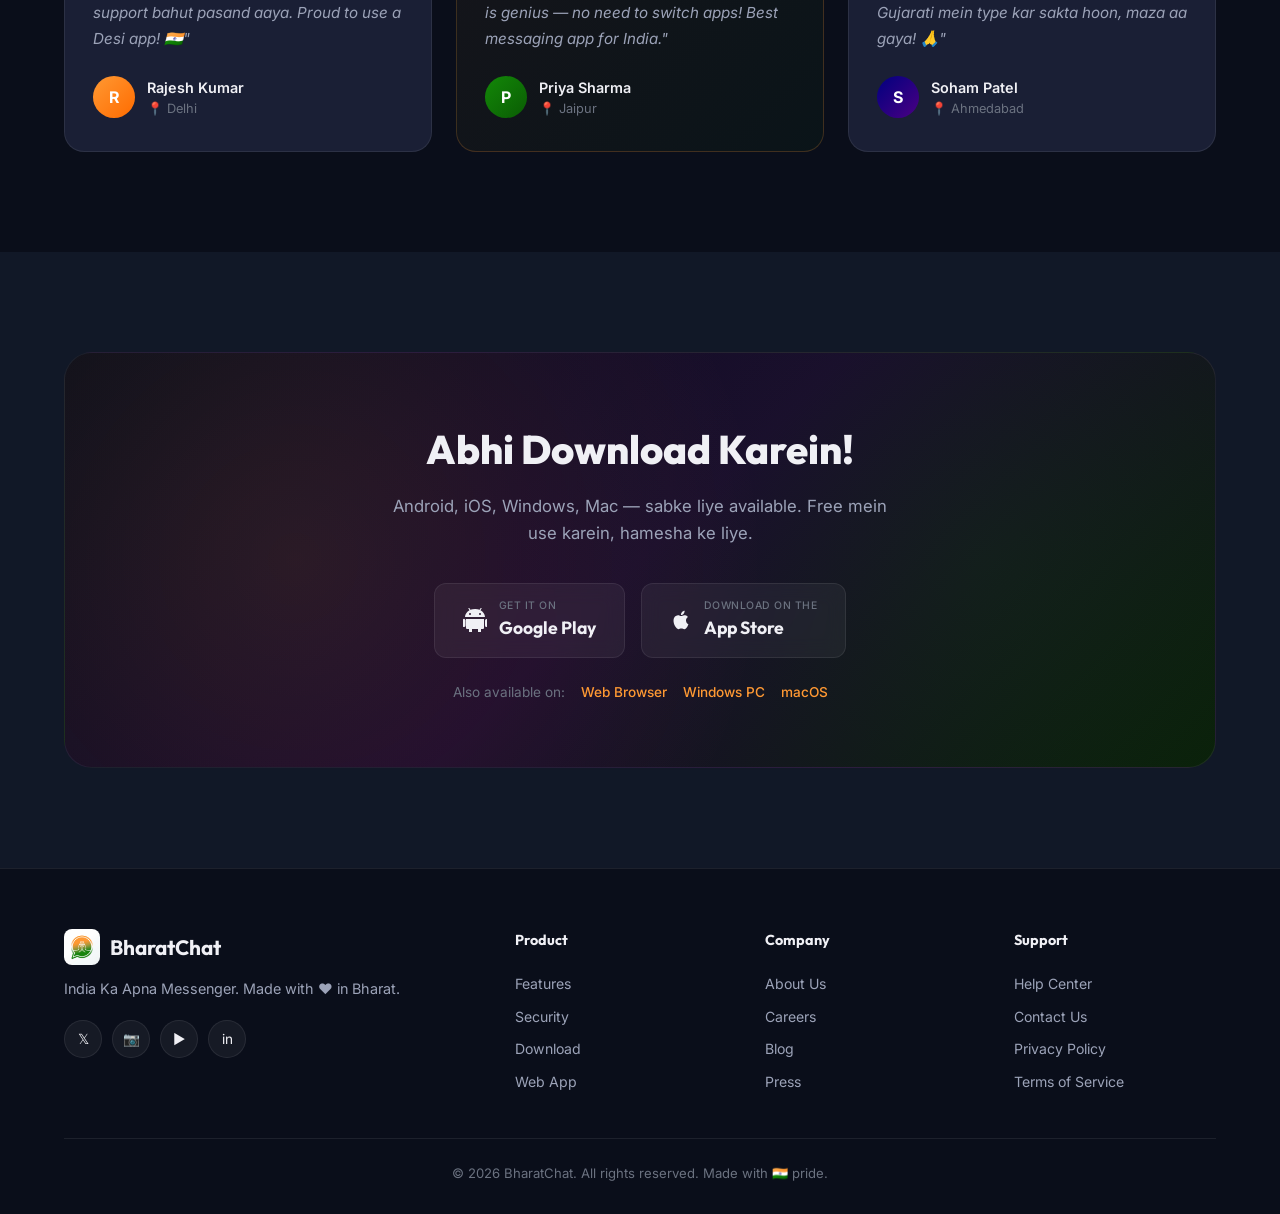
<file: website/index.html>
<!DOCTYPE html>
<html lang="en">
<head>
    <meta charset="UTF-8">
    <meta name="viewport" content="width=device-width, initial-scale=1.0">
    <title>BharatChat — India's Own Messaging App | Secure, Fast & Desi</title>
    <meta name="description" content="BharatChat is India's own messaging app. Secure, fast, and made for Bharat. Send messages, make voice & video calls, share media — all with Indian pride. 🇮🇳">
    <meta name="keywords" content="BharatChat, Indian messaging app, WhatsApp alternative India, desi chat app, secure messaging India, Bharat messenger">
    <meta name="author" content="BharatChat Team">
    <meta property="og:title" content="BharatChat — India's Own Messaging App">
    <meta property="og:description" content="Made in India. Made for India. The messaging app that speaks your language.">
    <meta property="og:type" content="website">
    <link rel="icon" href="assets/logo.jpg" type="image/jpeg">
    <link rel="preconnect" href="https://fonts.googleapis.com">
    <link rel="preconnect" href="https://fonts.gstatic.com" crossorigin>
    <link href="https://fonts.googleapis.com/css2?family=Outfit:wght@300;400;500;600;700;800;900&family=Inter:wght@300;400;500;600;700&display=swap" rel="stylesheet">
    <link rel="stylesheet" href="styles.css">
</head>
<body>
    <!-- Preloader -->
    <div id="preloader">
        <div class="preloader-inner">
            <img src="assets/logo.jpg" alt="BharatChat" class="preloader-logo">
            <div class="preloader-text">BharatChat</div>
            <div class="preloader-bar"><div class="preloader-progress"></div></div>
        </div>
    </div>

    <!-- Navigation -->
    <nav id="navbar" class="navbar">
        <div class="nav-container">
            <a href="#" class="nav-brand">
                <img src="assets/logo.jpg" alt="BharatChat Logo" class="nav-logo">
                <span class="nav-title">BharatChat</span>
            </a>
            <div class="nav-links" id="navLinks">
                <a href="#features" class="nav-link">Features</a>
                <a href="#security" class="nav-link">Security</a>
                <a href="#testimonials" class="nav-link">Reviews</a>
                <a href="#download" class="nav-link">Download</a>
                <a href="../webapp/index.html" class="nav-link nav-link-cta">Open Web App</a>
            </div>
            <button class="nav-toggle" id="navToggle" aria-label="Toggle navigation">
                <span></span><span></span><span></span>
            </button>
        </div>
    </nav>

    <!-- Hero Section -->
    <section id="hero" class="hero">
        <div class="hero-bg-shapes">
            <div class="shape shape-1"></div>
            <div class="shape shape-2"></div>
            <div class="shape shape-3"></div>
            <div class="shape shape-4"></div>
        </div>
        <div class="hero-container">
            <div class="hero-content">
                <div class="hero-badge">
                    <span class="badge-flag">🇮🇳</span>
                    <span>Made in India, Made for India</span>
                </div>
                <h1 class="hero-title">
                    India Ka Apna
                    <span class="hero-title-gradient">Messenger</span>
                </h1>
                <p class="hero-subtitle">
                    BharatChat — Secure, fast, and proudly Indian. Send messages, make HD voice & video calls, 
                    share moments — all in your language. Ab baat karein apno se, apne andaaz mein! 🙏
                </p>
                <div class="hero-actions">
                    <a href="#download" class="btn btn-primary">
                        <svg width="20" height="20" viewBox="0 0 24 24" fill="none" stroke="currentColor" stroke-width="2"><path d="M21 15v4a2 2 0 0 1-2 2H5a2 2 0 0 1-2-2v-4"/><polyline points="7 10 12 15 17 10"/><line x1="12" y1="15" x2="12" y2="3"/></svg>
                        Download Now
                    </a>
                    <a href="../webapp/index.html" class="btn btn-secondary">
                        <svg width="20" height="20" viewBox="0 0 24 24" fill="none" stroke="currentColor" stroke-width="2"><rect x="2" y="3" width="20" height="14" rx="2" ry="2"/><line x1="8" y1="21" x2="16" y2="21"/><line x1="12" y1="17" x2="12" y2="21"/></svg>
                        Use on Web
                    </a>
                </div>
                <div class="hero-stats">
                    <div class="stat">
                        <span class="stat-number" data-count="50">0</span><span class="stat-suffix">M+</span>
                        <span class="stat-label">Downloads</span>
                    </div>
                    <div class="stat-divider"></div>
                    <div class="stat">
                        <span class="stat-number" data-count="22">0</span>
                        <span class="stat-label">Languages</span>
                    </div>
                    <div class="stat-divider"></div>
                    <div class="stat">
                        <span class="stat-number" data-count="4.8">0</span><span class="stat-suffix">★</span>
                        <span class="stat-label">Rating</span>
                    </div>
                </div>
            </div>
            <div class="hero-visual">
                <div class="hero-phone-wrapper">
                    <img src="assets/hero.jpg" alt="BharatChat App Preview" class="hero-image">
                    <div class="hero-glow"></div>
                </div>
            </div>
        </div>
        <div class="hero-wave">
            <svg viewBox="0 0 1440 120" preserveAspectRatio="none">
                <path d="M0,64L48,69.3C96,75,192,85,288,80C384,75,480,53,576,48C672,43,768,53,864,64C960,75,1056,85,1152,80C1248,75,1344,53,1392,42.7L1440,32L1440,120L0,120Z" fill="var(--bg-primary)"/>
            </svg>
        </div>
    </section>

    <!-- Marquee Section -->
    <section class="marquee-section">
        <div class="marquee-track">
            <div class="marquee-content">
                <span>🇮🇳 Made in India</span>
                <span>🔒 End-to-End Encrypted</span>
                <span>⚡ Ultra Fast</span>
                <span>🌐 22+ Languages</span>
                <span>📞 HD Voice & Video Calls</span>
                <span>💬 Group Chats</span>
                <span>📎 File Sharing</span>
                <span>🎨 Custom Themes</span>
                <span>🇮🇳 Made in India</span>
                <span>🔒 End-to-End Encrypted</span>
                <span>⚡ Ultra Fast</span>
                <span>🌐 22+ Languages</span>
                <span>📞 HD Voice & Video Calls</span>
                <span>💬 Group Chats</span>
                <span>📎 File Sharing</span>
                <span>🎨 Custom Themes</span>
            </div>
        </div>
    </section>

    <!-- Features Section -->
    <section id="features" class="features-section">
        <div class="container">
            <div class="section-header">
                <span class="section-tag">Features</span>
                <h2 class="section-title">Sab Kuch Ek Hi App Mein</h2>
                <p class="section-subtitle">BharatChat mein woh sab hai jo aapko chahiye — messaging se lekar payments tak.</p>
            </div>
            <div class="features-grid">
                <div class="feature-card" data-aos="fade-up">
                    <div class="feature-icon feature-icon-saffron">
                        <svg width="28" height="28" viewBox="0 0 24 24" fill="none" stroke="currentColor" stroke-width="2"><path d="M21 15a2 2 0 0 1-2 2H7l-4 4V5a2 2 0 0 1 2-2h14a2 2 0 0 1 2 2z"/></svg>
                    </div>
                    <h3 class="feature-title">Instant Messaging</h3>
                    <p class="feature-desc">Lightning-fast messages with read receipts, typing indicators, and rich media support. Text, photos, videos, documents — sab share karein!</p>
                </div>
                <div class="feature-card" data-aos="fade-up" data-aos-delay="100">
                    <div class="feature-icon feature-icon-green">
                        <svg width="28" height="28" viewBox="0 0 24 24" fill="none" stroke="currentColor" stroke-width="2"><path d="M15.05 5A5 5 0 0 1 19 8.95M15.05 1A9 9 0 0 1 23 8.94m-1 7.98v3a2 2 0 0 1-2.18 2 19.79 19.79 0 0 1-8.63-3.07 19.5 19.5 0 0 1-6-6 19.79 19.79 0 0 1-3.07-8.67A2 2 0 0 1 4.11 2h3a2 2 0 0 1 2 1.72c.127.96.361 1.903.7 2.81a2 2 0 0 1-.45 2.11L8.09 9.91a16 16 0 0 0 6 6l1.27-1.27a2 2 0 0 1 2.11-.45c.907.339 1.85.573 2.81.7A2 2 0 0 1 22 16.92z"/></svg>
                    </div>
                    <h3 class="feature-title">Voice & Video Calls</h3>
                    <p class="feature-desc">Crystal clear HD voice and video calls. Group calls up to 32 people. Low bandwidth optimization for 2G/3G networks across India.</p>
                </div>
                <div class="feature-card" data-aos="fade-up" data-aos-delay="200">
                    <div class="feature-icon feature-icon-blue">
                        <svg width="28" height="28" viewBox="0 0 24 24" fill="none" stroke="currentColor" stroke-width="2"><rect x="3" y="11" width="18" height="11" rx="2" ry="2"/><path d="M7 11V7a5 5 0 0 1 10 0v4"/></svg>
                    </div>
                    <h3 class="feature-title">End-to-End Encryption</h3>
                    <p class="feature-desc">Military-grade encryption for all your messages, calls, and media. Your privacy is our priority. Koi bhi nahi padh sakta aapki chats!</p>
                </div>
                <div class="feature-card" data-aos="fade-up" data-aos-delay="300">
                    <div class="feature-icon feature-icon-purple">
                        <svg width="28" height="28" viewBox="0 0 24 24" fill="none" stroke="currentColor" stroke-width="2"><circle cx="12" cy="12" r="10"/><line x1="2" y1="12" x2="22" y2="12"/><path d="M12 2a15.3 15.3 0 0 1 4 10 15.3 15.3 0 0 1-4 10 15.3 15.3 0 0 1-4-10 15.3 15.3 0 0 1 4-10z"/></svg>
                    </div>
                    <h3 class="feature-title">22+ Indian Languages</h3>
                    <p class="feature-desc">Hindi, Gujarati, Tamil, Telugu, Marathi, Bengali, Kannada, Malayalam, Punjabi... Apni bhasha mein chat karein!</p>
                </div>
                <div class="feature-card" data-aos="fade-up" data-aos-delay="400">
                    <div class="feature-icon feature-icon-orange">
                        <svg width="28" height="28" viewBox="0 0 24 24" fill="none" stroke="currentColor" stroke-width="2"><path d="M17 21v-2a4 4 0 0 0-4-4H5a4 4 0 0 0-4 4v2"/><circle cx="9" cy="7" r="4"/><path d="M23 21v-2a4 4 0 0 0-3-3.87"/><path d="M16 3.13a4 4 0 0 1 0 7.75"/></svg>
                    </div>
                    <h3 class="feature-title">Group Chats & Communities</h3>
                    <p class="feature-desc">Create groups up to 1024 members. Communities feature for schools, offices, mohalla groups. Admin controls and polls built-in!</p>
                </div>
                <div class="feature-card" data-aos="fade-up" data-aos-delay="500">
                    <div class="feature-icon feature-icon-pink">
                        <svg width="28" height="28" viewBox="0 0 24 24" fill="none" stroke="currentColor" stroke-width="2"><rect x="1" y="4" width="22" height="16" rx="2" ry="2"/><line x1="1" y1="10" x2="23" y2="10"/></svg>
                    </div>
                    <h3 class="feature-title">BharatPay (UPI Payments)</h3>
                    <p class="feature-desc">Send and receive money instantly via UPI. Split bills, pay merchants, recharge — sab kuch chat ke andar. Powered by UPI! 💰</p>
                </div>
            </div>
        </div>
    </section>

    <!-- Security Section -->
    <section id="security" class="security-section">
        <div class="container">
            <div class="security-grid">
                <div class="security-content">
                    <span class="section-tag">Security</span>
                    <h2 class="section-title">Aapki Privacy, Hamari Zimmedari</h2>
                    <p class="section-subtitle">BharatChat is built with privacy-first architecture. Your data stays in India, on Indian servers. No foreign surveillance.</p>
                    <ul class="security-list">
                        <li>
                            <div class="security-check">✓</div>
                            <div>
                                <strong>Data Stored in India</strong>
                                <p>All data is stored on Indian servers, compliant with Indian data protection laws.</p>
                            </div>
                        </li>
                        <li>
                            <div class="security-check">✓</div>
                            <div>
                                <strong>End-to-End Encryption</strong>
                                <p>Every message, call, and file is encrypted. Not even BharatChat can read them.</p>
                            </div>
                        </li>
                        <li>
                            <div class="security-check">✓</div>
                            <div>
                                <strong>Two-Factor Authentication</strong>
                                <p>Extra layer of security with OTP + PIN verification for your account.</p>
                            </div>
                        </li>
                        <li>
                            <div class="security-check">✓</div>
                            <div>
                                <strong>Disappearing Messages</strong>
                                <p>Set messages to auto-delete after 24 hours, 7 days, or 90 days.</p>
                            </div>
                        </li>
                    </ul>
                </div>
                <div class="security-visual">
                    <div class="shield-container">
                        <div class="shield">
                            <svg width="120" height="140" viewBox="0 0 120 140" fill="none">
                                <path d="M60 5L10 30V65C10 100 35 130 60 140C85 130 110 100 110 65V30L60 5Z" fill="url(#shieldGrad)" stroke="url(#shieldStroke)" stroke-width="2"/>
                                <path d="M45 70L55 80L80 55" stroke="white" stroke-width="4" stroke-linecap="round" stroke-linejoin="round" class="shield-check"/>
                                <defs>
                                    <linearGradient id="shieldGrad" x1="10" y1="5" x2="110" y2="140" gradientUnits="userSpaceOnUse">
                                        <stop stop-color="#FF9933" stop-opacity="0.2"/>
                                        <stop offset="0.5" stop-color="#FFFFFF" stop-opacity="0.1"/>
                                        <stop offset="1" stop-color="#138808" stop-opacity="0.2"/>
                                    </linearGradient>
                                    <linearGradient id="shieldStroke" x1="10" y1="5" x2="110" y2="140" gradientUnits="userSpaceOnUse">
                                        <stop stop-color="#FF9933"/>
                                        <stop offset="0.5" stop-color="#FFFFFF"/>
                                        <stop offset="1" stop-color="#138808"/>
                                    </linearGradient>
                                </defs>
                            </svg>
                        </div>
                        <div class="shield-ring shield-ring-1"></div>
                        <div class="shield-ring shield-ring-2"></div>
                        <div class="shield-ring shield-ring-3"></div>
                    </div>
                </div>
            </div>
        </div>
    </section>

    <!-- Testimonials -->
    <section id="testimonials" class="testimonials-section">
        <div class="container">
            <div class="section-header">
                <span class="section-tag">Reviews</span>
                <h2 class="section-title">Log Kya Keh Rahe Hain</h2>
                <p class="section-subtitle">Millions of Indians trust BharatChat for their daily conversations.</p>
            </div>
            <div class="testimonials-grid">
                <div class="testimonial-card">
                    <div class="testimonial-stars">★★★★★</div>
                    <p class="testimonial-text">"Finally ek Indian app jo WhatsApp se bhi zyada smooth hai! Mujhe Hindi typing ka support bahut pasand aaya. Proud to use a Desi app! 🇮🇳"</p>
                    <div class="testimonial-author">
                        <div class="testimonial-avatar" style="background: linear-gradient(135deg, #FF9933, #FF6B00);">R</div>
                        <div>
                            <div class="testimonial-name">Rajesh Kumar</div>
                            <div class="testimonial-location">📍 Delhi</div>
                        </div>
                    </div>
                </div>
                <div class="testimonial-card testimonial-featured">
                    <div class="testimonial-stars">★★★★★</div>
                    <p class="testimonial-text">"Voice call quality is amazing even on my village's 3G network. UPI payment feature is genius — no need to switch apps! Best messaging app for India."</p>
                    <div class="testimonial-author">
                        <div class="testimonial-avatar" style="background: linear-gradient(135deg, #138808, #0a5c04);">P</div>
                        <div>
                            <div class="testimonial-name">Priya Sharma</div>
                            <div class="testimonial-location">📍 Jaipur</div>
                        </div>
                    </div>
                </div>
                <div class="testimonial-card">
                    <div class="testimonial-stars">★★★★★</div>
                    <p class="testimonial-text">"Data India mein rehta hai, yeh sunke bahut accha laga. Privacy bhi strong hai. Gujarati mein type kar sakta hoon, maza aa gaya! 🙏"</p>
                    <div class="testimonial-author">
                        <div class="testimonial-avatar" style="background: linear-gradient(135deg, #000080, #4B0082);">S</div>
                        <div>
                            <div class="testimonial-name">Soham Patel</div>
                            <div class="testimonial-location">📍 Ahmedabad</div>
                        </div>
                    </div>
                </div>
            </div>
        </div>
    </section>

    <!-- Download Section -->
    <section id="download" class="download-section">
        <div class="container">
            <div class="download-card">
                <div class="download-content">
                    <h2 class="download-title">Abhi Download Karein!</h2>
                    <p class="download-subtitle">Android, iOS, Windows, Mac — sabke liye available. Free mein use karein, hamesha ke liye.</p>
                    <div class="download-buttons">
                        <a href="#" class="download-btn download-btn-android">
                            <svg width="24" height="24" viewBox="0 0 24 24" fill="currentColor"><path d="M17.523 2.237l1.59-2.756a.5.5 0 0 0-.867-.5l-1.61 2.79A10.961 10.961 0 0 0 12 .93c-1.705 0-3.33.354-4.636.84L5.754-1.02a.5.5 0 0 0-.867.5l1.59 2.756C3.82 3.862 2 6.167 2 8.93h20c0-2.763-1.82-5.068-4.477-6.693zM7 6.93a1 1 0 1 1 0-2 1 1 0 0 1 0 2zm10 0a1 1 0 1 1 0-2 1 1 0 0 1 0 2zM3 10.93v9a1 1 0 0 0 1 1h2v3.5a1.5 1.5 0 1 0 3 0v-3.5h6v3.5a1.5 1.5 0 1 0 3 0v-3.5h2a1 1 0 0 0 1-1v-9H3zm-2.5 0A1.5 1.5 0 0 0-.5 12.43v5a1.5 1.5 0 1 0 3 0v-5A1.5 1.5 0 0 0 .5 10.93zm23 0a1.5 1.5 0 0 0-1.5 1.5v5a1.5 1.5 0 1 0 3 0v-5a1.5 1.5 0 0 0-1.5-1.5z"/></svg>
                            <div>
                                <span class="download-btn-small">GET IT ON</span>
                                <span class="download-btn-large">Google Play</span>
                            </div>
                        </a>
                        <a href="#" class="download-btn download-btn-ios">
                            <svg width="22" height="22" viewBox="0 0 24 24" fill="currentColor"><path d="M18.71 19.5c-.83 1.24-1.71 2.45-3.05 2.47-1.34.03-1.77-.79-3.29-.79-1.53 0-2 .77-3.27.82-1.31.05-2.3-1.32-3.14-2.53C4.25 17 2.94 12.45 4.7 9.39c.87-1.52 2.43-2.48 4.12-2.51 1.28-.02 2.5.87 3.29.87.78 0 2.26-1.07 3.8-.91.65.03 2.47.26 3.64 1.98-.09.06-2.17 1.28-2.15 3.81.03 3.02 2.65 4.03 2.68 4.04-.03.07-.42 1.44-1.38 2.83M13 3.5c.73-.83 1.94-1.46 2.94-1.5.13 1.17-.34 2.35-1.04 3.19-.69.85-1.83 1.51-2.95 1.42-.15-1.15.41-2.35 1.05-3.11z"/></svg>
                            <div>
                                <span class="download-btn-small">Download on the</span>
                                <span class="download-btn-large">App Store</span>
                            </div>
                        </a>
                    </div>
                    <div class="download-platforms">
                        <span>Also available on:</span>
                        <a href="../webapp/index.html">Web Browser</a>
                        <a href="#">Windows PC</a>
                        <a href="#">macOS</a>
                    </div>
                </div>
                <div class="download-bg-pattern"></div>
            </div>
        </div>
    </section>

    <!-- Footer -->
    <footer class="footer">
        <div class="container">
            <div class="footer-grid">
                <div class="footer-brand">
                    <div class="footer-logo">
                        <img src="assets/logo.jpg" alt="BharatChat" class="footer-logo-img">
                        <span>BharatChat</span>
                    </div>
                    <p class="footer-tagline">India Ka Apna Messenger. Made with ❤️ in Bharat.</p>
                    <div class="footer-socials">
                        <a href="#" class="social-link" aria-label="Twitter">𝕏</a>
                        <a href="#" class="social-link" aria-label="Instagram">📷</a>
                        <a href="#" class="social-link" aria-label="YouTube">▶</a>
                        <a href="#" class="social-link" aria-label="LinkedIn">in</a>
                    </div>
                </div>
                <div class="footer-links">
                    <h4>Product</h4>
                    <a href="#features">Features</a>
                    <a href="#security">Security</a>
                    <a href="#download">Download</a>
                    <a href="../webapp/index.html">Web App</a>
                </div>
                <div class="footer-links">
                    <h4>Company</h4>
                    <a href="#">About Us</a>
                    <a href="#">Careers</a>
                    <a href="#">Blog</a>
                    <a href="#">Press</a>
                </div>
                <div class="footer-links">
                    <h4>Support</h4>
                    <a href="#">Help Center</a>
                    <a href="#">Contact Us</a>
                    <a href="#">Privacy Policy</a>
                    <a href="#">Terms of Service</a>
                </div>
            </div>
            <div class="footer-bottom">
                <p>© 2026 BharatChat. All rights reserved. Made with 🇮🇳 pride.</p>
            </div>
        </div>
    </footer>

    <script src="script.js"></script>
</body>
</html>
</file>
<file: webapp/styles.css>
/* ================================================================
   BharatChat 🇮🇳 — India Ka Apna Messenger
   Complete WhatsApp Styles (Dark Mode, Light Mode, Web & Mobile App)
   ================================================================ */

:root {
    /* Indian Flag Colors */
    --saffron: #FF9933;
    --saffron-dark: #E88A2D;
    --white-india: #FFFFFF;
    --green-india: #138808;
    --green-dark: #0a5c04;
    --navy-india: #000080;

    /* Fonts */
    --font-display: 'Outfit', sans-serif;
    --font-body: 'Inter', sans-serif;

    /* Common Tokens */
    --radius-sm: 8px;
    --radius-md: 12px;
    --radius-lg: 20px;
    --radius-full: 9999px;
    --radius-bubble: 7.5px;
    --transition: all 0.25s cubic-bezier(0.16, 1, 0.3, 1);
    --blue-tick: #53bdeb;
}

/* ================= DARK THEME (DEFAULT) ================= */
body.dark-theme {
    --bg-app: #0c1317;
    --bg-rail: #202c33;
    --bg-sidebar: #111b21;
    --bg-header: #202c33;
    --bg-chat: #0b141a;
    --bg-input: #2a3942;
    --bg-input-bar: #202c33;
    --bg-card: #1f2c34;
    --bg-hover: #202c33;
    --bg-active: #2a3942;
    --bg-search: #202c33;
    --bg-dropdown: #233138;
    --bg-modal: #222e35;

    /* Chat Bubbles */
    --bg-msg-sent: #005c4b;
    --bg-msg-received: #202c33;
    --text-msg-sent: #e9edef;
    --text-msg-received: #e9edef;

    /* Accents */
    --accent: #00a884;
    --accent-hover: #06cf9c;
    --accent-teal: #008069;
    --unread-badge: #00a884;

    /* Typography */
    --text-primary: #e9edef;
    --text-secondary: #8696a0;
    --text-muted: #667781;
    --text-time: #8696a0;
    --text-link: #53bdeb;

    /* Borders */
    --border-color: rgba(255, 255, 255, 0.08);
    --border-list: #222d34;
    --shadow-header: 0 1px 3px rgba(0,0,0,0.4);

    /* Wallpaper Pattern */
    --chat-pattern: radial-gradient(rgba(255, 255, 255, 0.03) 1px, transparent 1px);
}

/* ================= LIGHT THEME ================= */
body.light-theme {
    --bg-app: #efeae2;
    --bg-rail: #f0f2f5;
    --bg-sidebar: #ffffff;
    --bg-header: #f0f2f5;
    --bg-chat: #efeae2;
    --bg-input: #ffffff;
    --bg-input-bar: #f0f2f5;
    --bg-card: #ffffff;
    --bg-hover: #f5f6f6;
    --bg-active: #e9edef;
    --bg-search: #f0f2f5;
    --bg-dropdown: #ffffff;
    --bg-modal: #ffffff;

    /* Chat Bubbles */
    --bg-msg-sent: #d9fdd3;
    --bg-msg-received: #ffffff;
    --text-msg-sent: #111b21;
    --text-msg-received: #111b21;

    /* Accents */
    --accent: #008069;
    --accent-hover: #017560;
    --accent-teal: #008069;
    --unread-badge: #25d366;

    /* Typography */
    --text-primary: #111b21;
    --text-secondary: #667781;
    --text-muted: #8696a0;
    --text-time: #667781;
    --text-link: #027eb5;

    /* Borders */
    --border-color: rgba(0, 0, 0, 0.08);
    --border-list: #e9edef;
    --shadow-header: 0 1px 3px rgba(0,0,0,0.08);

    /* Wallpaper Pattern */
    --chat-pattern: radial-gradient(rgba(0, 0, 0, 0.04) 1px, transparent 1px);
}

/* ================= RESET & BASE ================= */
*, *::before, *::after {
    margin: 0;
    padding: 0;
    box-sizing: border-box;
}

html, body {
    height: 100%;
    width: 100%;
    overflow: hidden;
    font-family: var(--font-body);
    background: var(--bg-app);
    color: var(--text-primary);
    -webkit-font-smoothing: antialiased;
    user-select: none;
}

a { text-decoration: none; color: inherit; }
img { max-width: 100%; display: block; }
button { cursor: pointer; border: none; background: none; color: inherit; font-family: inherit; }
input, textarea { border: none; outline: none; background: none; color: inherit; font-family: inherit; }

/* Custom Scrollbar */
::-webkit-scrollbar { width: 5px; height: 5px; }
::-webkit-scrollbar-track { background: transparent; }
::-webkit-scrollbar-thumb { background: rgba(134, 150, 160, 0.3); border-radius: 4px; }
::-webkit-scrollbar-thumb:hover { background: rgba(134, 150, 160, 0.5); }

/* ================= SPLASH SCREEN ================= */
.splash-screen {
    position: fixed;
    inset: 0;
    background: var(--bg-app);
    z-index: 99999;
    display: flex;
    align-items: center;
    justify-content: center;
    flex-direction: column;
    transition: opacity 0.4s ease;
}

.splash-content {
    display: flex;
    flex-direction: column;
    align-items: center;
    text-align: center;
}

.splash-logo-wrap {
    position: relative;
    width: 90px;
    height: 90px;
    margin-bottom: 24px;
}

.splash-logo {
    width: 100%;
    height: 100%;
    border-radius: 24px;
    box-shadow: 0 10px 30px rgba(255, 153, 51, 0.3);
    object-fit: cover;
}

.tiranga-glow {
    position: absolute;
    inset: -6px;
    border-radius: 28px;
    background: linear-gradient(135deg, var(--saffron), #ffffff, var(--green-india));
    opacity: 0.35;
    filter: blur(8px);
    z-index: -1;
    animation: pulseGlow 2.5s infinite alternate;
}

@keyframes pulseGlow {
    0% { transform: scale(0.96); opacity: 0.3; }
    100% { transform: scale(1.04); opacity: 0.6; }
}

.splash-title {
    font-family: var(--font-display);
    font-size: 28px;
    font-weight: 700;
    letter-spacing: -0.5px;
    margin-bottom: 6px;
    background: linear-gradient(135deg, var(--saffron) 0%, #ffffff 50%, var(--green-india) 100%);
    -webkit-background-clip: text;
    -webkit-text-fill-color: transparent;
}

.splash-subtitle {
    font-size: 14px;
    color: var(--text-secondary);
    margin-bottom: 30px;
}

.splash-loader {
    width: 200px;
    height: 3px;
    background: rgba(255, 255, 255, 0.1);
    border-radius: 3px;
    overflow: hidden;
    margin-bottom: 40px;
}

.splash-loader-bar {
    width: 50%;
    height: 100%;
    background: linear-gradient(90deg, var(--saffron), var(--green-india));
    border-radius: 3px;
    animation: loaderMove 1.5s infinite ease-in-out;
}

@keyframes loaderMove {
    0% { transform: translateX(-100%); }
    100% { transform: translateX(250%); }
}

.splash-encryption {
    display: flex;
    align-items: center;
    gap: 8px;
    font-size: 13px;
    color: var(--text-muted);
}

/* ================= AUTH SCREEN ================= */
.auth-screen {
    position: fixed;
    inset: 0;
    background: radial-gradient(circle at top right, rgba(255, 153, 51, 0.12), transparent 40%),
                radial-gradient(circle at bottom left, rgba(19, 136, 8, 0.12), transparent 40%),
                var(--bg-app);
    z-index: 10000;
    display: flex;
    align-items: center;
    justify-content: center;
    padding: 20px;
    overflow-y: auto;
}

.auth-card {
    background: var(--bg-card);
    border: 1px solid var(--border-color);
    border-radius: var(--radius-lg);
    box-shadow: 0 20px 60px rgba(0, 0, 0, 0.4);
    width: 100%;
    max-width: 440px;
    padding: 32px;
    backdrop-filter: blur(20px);
}

.auth-header {
    text-align: center;
    margin-bottom: 24px;
}

.auth-logo {
    width: 64px;
    height: 64px;
    border-radius: 16px;
    margin: 0 auto 14px auto;
    box-shadow: 0 6px 20px rgba(0,0,0,0.3);
}

.auth-header h2 {
    font-family: var(--font-display);
    font-size: 22px;
    font-weight: 700;
    margin-bottom: 6px;
}

.auth-header p {
    font-size: 13.5px;
    color: var(--text-secondary);
    line-height: 1.4;
}

.auth-tabs {
    display: flex;
    background: var(--bg-input);
    border-radius: var(--radius-md);
    padding: 4px;
    margin-bottom: 24px;
}

.auth-tab-btn {
    flex: 1;
    padding: 10px;
    font-size: 14px;
    font-weight: 600;
    border-radius: 8px;
    color: var(--text-secondary);
    transition: var(--transition);
}

.auth-tab-btn.active {
    background: var(--accent);
    color: #ffffff;
    box-shadow: 0 2px 8px rgba(0,0,0,0.2);
}

.auth-form {
    display: flex;
    flex-direction: column;
    gap: 16px;
}

.form-group {
    display: flex;
    flex-direction: column;
    gap: 6px;
}

.form-group label {
    font-size: 12.5px;
    font-weight: 500;
    color: var(--text-secondary);
}

.form-group input {
    background: var(--bg-input);
    border: 1px solid var(--border-color);
    border-radius: var(--radius-md);
    padding: 12px 14px;
    font-size: 14px;
    color: var(--text-primary);
    transition: var(--transition);
}

.form-group input:focus {
    border-color: var(--accent);
    box-shadow: 0 0 0 2px rgba(0, 168, 132, 0.2);
}

.phone-input-wrap {
    display: flex;
    align-items: center;
    background: var(--bg-input);
    border: 1px solid var(--border-color);
    border-radius: var(--radius-md);
    overflow: hidden;
}

.country-badge {
    padding: 0 12px;
    font-size: 14px;
    font-weight: 600;
    color: var(--text-primary);
    background: rgba(255, 255, 255, 0.05);
    border-right: 1px solid var(--border-color);
    line-height: 44px;
    display: flex;
    align-items: center;
    gap: 4px;
}

.phone-input-wrap input {
    border: none !important;
    box-shadow: none !important;
    flex: 1;
}

.form-row {
    display: flex;
    align-items: center;
    justify-content: space-between;
    font-size: 13px;
    color: var(--text-secondary);
}

.checkbox-label {
    display: flex;
    align-items: center;
    gap: 8px;
    cursor: pointer;
}

.btn-primary {
    background: linear-gradient(135deg, var(--accent) 0%, var(--accent-teal) 100%);
    color: #ffffff;
    font-weight: 600;
    padding: 13px 20px;
    border-radius: var(--radius-md);
    display: flex;
    align-items: center;
    justify-content: center;
    gap: 8px;
    font-size: 14.5px;
    box-shadow: 0 4px 15px rgba(0, 128, 105, 0.35);
    transition: var(--transition);
}

.btn-primary:hover {
    transform: translateY(-1px);
    box-shadow: 0 6px 20px rgba(0, 128, 105, 0.45);
}

.btn-primary:active {
    transform: translateY(0);
}

.quick-demo-login {
    margin-top: 24px;
    padding-top: 20px;
    border-top: 1px solid var(--border-color);
}

.quick-demo-title {
    font-size: 12px;
    font-weight: 600;
    color: var(--text-secondary);
    margin-bottom: 10px;
    text-transform: uppercase;
    letter-spacing: 0.5px;
}

.demo-user-chips {
    display: flex;
    flex-wrap: wrap;
    gap: 8px;
}

.demo-chip {
    display: flex;
    align-items: center;
    gap: 6px;
    background: var(--bg-input);
    border: 1px solid var(--border-color);
    border-radius: var(--radius-full);
    padding: 6px 12px;
    font-size: 12.5px;
    color: var(--text-primary);
    transition: var(--transition);
}

.demo-chip:hover {
    background: var(--bg-hover);
    border-color: var(--accent);
}

.chip-avatar {
    width: 20px;
    height: 20px;
    border-radius: 50%;
    color: #fff;
    display: flex;
    align-items: center;
    justify-content: center;
    font-size: 11px;
    font-weight: 700;
}

.auth-security-note {
    margin-top: 20px;
    font-size: 11.5px;
    text-align: center;
    color: var(--text-muted);
}

/* ================= MAIN APP LAYOUT ================= */
.app {
    display: flex;
    height: 100vh;
    width: 100vw;
    overflow: hidden;
    position: relative;
}

/* Desktop App Rail */
.app-nav-rail {
    width: 64px;
    background: var(--bg-rail);
    border-right: 1px solid var(--border-color);
    display: flex;
    flex-direction: column;
    justify-content: space-between;
    align-items: center;
    padding: 12px 0;
    z-index: 50;
    flex-shrink: 0;
}

.nav-rail-top, .nav-rail-bottom {
    display: flex;
    flex-direction: column;
    align-items: center;
    gap: 10px;
    width: 100%;
}

.rail-btn {
    position: relative;
    width: 44px;
    height: 44px;
    border-radius: 12px;
    display: flex;
    flex-direction: column;
    align-items: center;
    justify-content: center;
    color: var(--text-secondary);
    transition: var(--transition);
}

.rail-btn svg {
    transition: var(--transition);
}

.rail-btn:hover {
    background: rgba(255, 255, 255, 0.06);
    color: var(--text-primary);
}

.rail-btn.active {
    background: rgba(0, 168, 132, 0.18);
    color: var(--accent);
}

.rail-label {
    display: none; /* Desktop compact mode */
    font-size: 10px;
    margin-top: 2px;
}

.rail-badge {
    position: absolute;
    top: 6px;
    right: 6px;
    background: var(--unread-badge);
    color: #fff;
    font-size: 10px;
    font-weight: 700;
    padding: 1px 5px;
    border-radius: 10px;
}

.rail-dot {
    position: absolute;
    top: 8px;
    right: 8px;
    width: 8px;
    height: 8px;
    border-radius: 50%;
    background: var(--accent);
}

.rail-user-avatar {
    width: 36px;
    height: 36px;
    border-radius: 50%;
    background: linear-gradient(135deg, var(--saffron), var(--green-india));
    color: #fff;
    display: flex;
    align-items: center;
    justify-content: center;
    font-weight: 700;
    font-size: 14px;
    cursor: pointer;
    margin-top: 4px;
    box-shadow: 0 2px 6px rgba(0,0,0,0.3);
}

/* ================= SIDEBAR ================= */
.sidebar {
    width: 400px;
    background: var(--bg-sidebar);
    border-right: 1px solid var(--border-color);
    display: flex;
    flex-direction: column;
    height: 100%;
    flex-shrink: 0;
    position: relative;
    z-index: 40;
}

.sidebar-panel {
    display: flex;
    flex-direction: column;
    height: 100%;
    width: 100%;
}

.sidebar-header {
    height: 60px;
    padding: 0 16px;
    background: var(--bg-header);
    display: flex;
    align-items: center;
    justify-content: space-between;
    border-bottom: 1px solid var(--border-color);
    flex-shrink: 0;
}

.sidebar-title-area {
    display: flex;
    align-items: center;
    gap: 8px;
}

.sidebar-title-area h2 {
    font-family: var(--font-display);
    font-size: 20px;
    font-weight: 700;
}

.sidebar-badge-india {
    font-size: 11px;
    font-weight: 600;
    background: rgba(255, 153, 51, 0.15);
    color: var(--saffron);
    padding: 2px 6px;
    border-radius: 6px;
    border: 1px solid rgba(255, 153, 51, 0.3);
}

.sidebar-actions {
    display: flex;
    align-items: center;
    gap: 6px;
}

.icon-btn {
    width: 38px;
    height: 38px;
    border-radius: 50%;
    display: flex;
    align-items: center;
    justify-content: center;
    color: var(--text-secondary);
    transition: var(--transition);
}

.icon-btn:hover {
    background: rgba(255, 255, 255, 0.08);
    color: var(--text-primary);
}

/* Search Box */
.search-container {
    padding: 8px 14px;
    display: flex;
    align-items: center;
    gap: 8px;
    border-bottom: 1px solid var(--border-color);
    background: var(--bg-sidebar);
}

.search-box {
    flex: 1;
    display: flex;
    align-items: center;
    gap: 10px;
    background: var(--bg-search);
    border-radius: var(--radius-sm);
    padding: 7px 12px;
}

.search-icon {
    color: var(--text-muted);
}

.search-input {
    flex: 1;
    font-size: 13.5px;
    color: var(--text-primary);
}

.search-input::placeholder {
    color: var(--text-muted);
}

.filter-btn {
    width: 32px;
    height: 32px;
    display: flex;
    align-items: center;
    justify-content: center;
    color: var(--text-muted);
    border-radius: 6px;
}

.filter-btn:hover {
    color: var(--text-primary);
}

/* Chat Tabs */
.chat-tabs {
    display: flex;
    gap: 6px;
    padding: 8px 14px;
    overflow-x: auto;
    border-bottom: 1px solid var(--border-color);
}

.chat-tab {
    padding: 5px 12px;
    border-radius: var(--radius-full);
    font-size: 12.5px;
    font-weight: 500;
    color: var(--text-secondary);
    background: var(--bg-search);
    white-space: nowrap;
    transition: var(--transition);
}

.chat-tab:hover {
    background: var(--bg-hover);
    color: var(--text-primary);
}

.chat-tab.active {
    background: rgba(0, 168, 132, 0.2);
    color: var(--accent);
    font-weight: 600;
}

/* Chat List */
.chat-list {
    flex: 1;
    overflow-y: auto;
}

.chat-item {
    display: flex;
    align-items: center;
    gap: 12px;
    padding: 12px 16px;
    cursor: pointer;
    border-bottom: 1px solid var(--border-list);
    transition: var(--transition);
    position: relative;
}

.chat-item:hover {
    background: var(--bg-hover);
}

.chat-item.active {
    background: var(--bg-active);
}

.avatar {
    width: 48px;
    height: 48px;
    border-radius: 50%;
    background: linear-gradient(135deg, var(--saffron), #e56b00);
    color: #ffffff;
    display: flex;
    align-items: center;
    justify-content: center;
    font-size: 18px;
    font-weight: 600;
    position: relative;
    flex-shrink: 0;
    overflow: hidden;
}

.avatar img {
    width: 100%;
    height: 100%;
    object-fit: cover;
}

.avatar-status {
    position: absolute;
    bottom: 1px;
    right: 1px;
    width: 12px;
    height: 12px;
    border-radius: 50%;
    border: 2px solid var(--bg-sidebar);
}

.avatar-status.online {
    background: #25d366;
}

.chat-item-content {
    flex: 1;
    min-width: 0;
}

.chat-item-header {
    display: flex;
    align-items: center;
    justify-content: space-between;
    margin-bottom: 4px;
}

.chat-item-name {
    font-size: 15px;
    font-weight: 600;
    color: var(--text-primary);
    white-space: nowrap;
    overflow: hidden;
    text-overflow: ellipsis;
}

.chat-item-time {
    font-size: 11.5px;
    color: var(--text-time);
}

.chat-item-body {
    display: flex;
    align-items: center;
    justify-content: space-between;
}

.chat-item-message {
    font-size: 13.5px;
    color: var(--text-secondary);
    white-space: nowrap;
    overflow: hidden;
    text-overflow: ellipsis;
    display: flex;
    align-items: center;
    gap: 4px;
}

.chat-item-badge {
    background: var(--unread-badge);
    color: #ffffff;
    font-size: 11px;
    font-weight: 700;
    min-width: 18px;
    height: 18px;
    border-radius: 9px;
    display: flex;
    align-items: center;
    justify-content: center;
    padding: 0 4px;
    margin-left: 6px;
    flex-shrink: 0;
}

/* Empty State in Chat List */
.empty-chat-list-msg {
    padding: 40px 24px;
    text-align: center;
    color: var(--text-secondary);
}

.empty-chat-list-msg h4 {
    color: var(--text-primary);
    margin: 12px 0 6px 0;
    font-size: 16px;
}

.empty-chat-list-msg p {
    font-size: 13px;
    line-height: 1.5;
    margin-bottom: 20px;
}

/* Floating Action Button */
.fab-new-chat {
    position: absolute;
    bottom: 24px;
    right: 20px;
    width: 52px;
    height: 52px;
    border-radius: 50%;
    background: var(--accent);
    color: #fff;
    display: flex;
    align-items: center;
    justify-content: center;
    box-shadow: 0 6px 18px rgba(0, 168, 132, 0.45);
    transition: var(--transition);
    z-index: 10;
}

.fab-new-chat:hover {
    transform: scale(1.06);
    background: var(--accent-hover);
}

/* ================= STATUS PANEL ================= */
.status-panel-content {
    flex: 1;
    overflow-y: auto;
    padding: 12px 0;
}

.status-item {
    display: flex;
    align-items: center;
    gap: 14px;
    padding: 12px 16px;
    cursor: pointer;
    transition: var(--transition);
}

.status-item:hover {
    background: var(--bg-hover);
}

.status-avatar-wrap {
    position: relative;
}

.status-ring {
    border: 2.5px solid var(--accent);
    padding: 2px;
}

.status-add-badge {
    position: absolute;
    bottom: 0;
    right: 0;
    background: var(--accent);
    color: #fff;
    width: 18px;
    height: 18px;
    border-radius: 50%;
    font-size: 14px;
    font-weight: 700;
    display: flex;
    align-items: center;
    justify-content: center;
    border: 2px solid var(--bg-sidebar);
}

.status-section-title {
    font-size: 12px;
    font-weight: 600;
    color: var(--text-muted);
    padding: 16px 16px 8px 16px;
    letter-spacing: 0.5px;
}

.status-user-name {
    font-size: 15px;
    font-weight: 600;
    color: var(--text-primary);
}

.status-time {
    font-size: 12.5px;
    color: var(--text-secondary);
}

/* ================= CALLS PANEL ================= */
.calls-panel-content {
    flex: 1;
    overflow-y: auto;
}

.call-item {
    display: flex;
    align-items: center;
    justify-content: space-between;
    padding: 12px 16px;
    border-bottom: 1px solid var(--border-list);
}

.call-item:hover {
    background: var(--bg-hover);
}

.call-item-left {
    display: flex;
    align-items: center;
    gap: 12px;
}

.call-meta-title {
    font-size: 15px;
    font-weight: 600;
    color: var(--text-primary);
}

.call-meta-sub {
    display: flex;
    align-items: center;
    gap: 6px;
    font-size: 12.5px;
    color: var(--text-secondary);
}

.call-arrow-incoming { color: #25d366; }
.call-arrow-outgoing { color: #25d366; }
.call-arrow-missed { color: #f15c6d; }

.btn-call-redial {
    color: var(--accent);
    padding: 8px;
    border-radius: 50%;
}

.btn-call-redial:hover {
    background: rgba(0, 168, 132, 0.15);
}

/* ================= SETTINGS PANEL ================= */
.settings-content {
    flex: 1;
    overflow-y: auto;
    padding-bottom: 24px;
}

.settings-profile-card {
    padding: 20px 16px;
    display: flex;
    align-items: center;
    gap: 14px;
    border-bottom: 1px solid var(--border-color);
    background: var(--bg-header);
    position: relative;
}

.avatar-user-large {
    width: 60px;
    height: 60px;
    font-size: 24px;
    border-radius: 50%;
    background: linear-gradient(135deg, var(--saffron), var(--green-india));
}

.settings-profile-info {
    flex: 1;
    min-width: 0;
}

.settings-profile-info h3 {
    font-size: 17px;
    font-weight: 600;
    color: var(--text-primary);
}

.settings-phone {
    font-size: 13px;
    color: var(--text-secondary);
    margin: 2px 0 4px 0;
}

.settings-about {
    font-size: 12.5px;
    color: var(--text-muted);
    white-space: nowrap;
    overflow: hidden;
    text-overflow: ellipsis;
}

.btn-edit-profile {
    padding: 8px;
    font-size: 16px;
    border-radius: 8px;
    color: var(--text-secondary);
}

.btn-edit-profile:hover {
    background: rgba(255, 255, 255, 0.1);
    color: var(--text-primary);
}

.settings-group {
    padding: 8px 0;
}

.settings-item {
    display: flex;
    align-items: center;
    gap: 16px;
    padding: 14px 18px;
    cursor: pointer;
    border-bottom: 1px solid var(--border-color);
    transition: var(--transition);
}

.settings-item:hover {
    background: var(--bg-hover);
}

.setting-icon {
    font-size: 20px;
    width: 28px;
    text-align: center;
}

.setting-details {
    flex: 1;
    min-width: 0;
}

.setting-title {
    font-size: 14.5px;
    font-weight: 500;
    color: var(--text-primary);
}

.setting-sub {
    font-size: 12.5px;
    color: var(--text-secondary);
    margin-top: 2px;
}

.arrow-indicator {
    font-size: 20px;
    color: var(--text-muted);
}

.server-status-pill {
    font-size: 11px;
    font-weight: 600;
    padding: 3px 8px;
    border-radius: 12px;
    background: rgba(0, 168, 132, 0.18);
    color: var(--accent);
}

.logout-item {
    margin-top: 16px;
    border-top: 1px solid var(--border-color);
}

.logout-icon { color: #f15c6d; }
.logout-text { color: #f15c6d !important; font-weight: 600; }

/* ================= CHAT MAIN AREA ================= */
.chat-main {
    flex: 1;
    display: flex;
    flex-direction: column;
    height: 100%;
    position: relative;
    background: var(--bg-chat);
    background-image: var(--chat-pattern);
    background-size: 24px 24px;
}

/* Chat Empty Placeholder */
.chat-empty {
    flex: 1;
    display: flex;
    align-items: center;
    justify-content: center;
    text-align: center;
    padding: 40px;
}

.chat-empty-content {
    max-width: 480px;
    display: flex;
    flex-direction: column;
    align-items: center;
}

.chat-empty-logo-wrap {
    position: relative;
    width: 100px;
    height: 100px;
    margin-bottom: 24px;
}

.chat-empty-logo {
    width: 100%;
    height: 100%;
    border-radius: 26px;
    box-shadow: 0 12px 35px rgba(0,0,0,0.4);
    object-fit: cover;
}

.empty-glow {
    position: absolute;
    inset: -8px;
    border-radius: 34px;
    background: linear-gradient(135deg, var(--saffron), var(--green-india));
    opacity: 0.3;
    filter: blur(12px);
    z-index: -1;
}

.chat-empty-content h2 {
    font-family: var(--font-display);
    font-size: 26px;
    font-weight: 700;
    margin-bottom: 10px;
}

.chat-empty-content p {
    font-size: 14.5px;
    color: var(--text-secondary);
    line-height: 1.5;
    margin-bottom: 20px;
}

.chat-empty-features {
    display: flex;
    flex-wrap: wrap;
    justify-content: center;
    gap: 8px;
    margin-bottom: 28px;
}

.feature-tag {
    font-size: 12px;
    font-weight: 500;
    background: var(--bg-header);
    border: 1px solid var(--border-color);
    padding: 6px 12px;
    border-radius: var(--radius-full);
    color: var(--text-secondary);
}

.start-chat-btn {
    margin-bottom: 30px;
}

.chat-empty-encryption {
    display: flex;
    align-items: center;
    gap: 6px;
    font-size: 12.5px;
    color: var(--text-muted);
}

/* Active Chat View */
.chat-view {
    display: flex;
    flex-direction: column;
    height: 100%;
    width: 100%;
}

.chat-header {
    height: 60px;
    background: var(--bg-header);
    border-bottom: 1px solid var(--border-color);
    display: flex;
    align-items: center;
    justify-content: space-between;
    padding: 0 16px;
    box-shadow: var(--shadow-header);
    flex-shrink: 0;
    z-index: 10;
}

.back-btn {
    display: none; /* Desktop hidden */
    margin-right: 4px;
}

.chat-header-info {
    display: flex;
    align-items: center;
    gap: 12px;
    cursor: pointer;
    flex: 1;
    min-width: 0;
}

.chat-header-text {
    min-width: 0;
}

.chat-header-name {
    font-size: 15.5px;
    font-weight: 600;
    color: var(--text-primary);
    white-space: nowrap;
    overflow: hidden;
    text-overflow: ellipsis;
}

.chat-header-status {
    font-size: 12px;
    color: var(--text-secondary);
}

.chat-header-actions {
    display: flex;
    align-items: center;
    gap: 4px;
}

.call-action-btn:hover {
    color: var(--accent);
}

/* Chat Messages Stream */
.chat-messages {
    flex: 1;
    overflow-y: auto;
    padding: 20px 24px;
    display: flex;
    flex-direction: column;
    gap: 8px;
}

/* Date Divider */
.chat-date-divider {
    align-self: center;
    background: var(--bg-input-bar);
    border: 1px solid var(--border-color);
    color: var(--text-secondary);
    font-size: 11.5px;
    font-weight: 500;
    padding: 5px 12px;
    border-radius: var(--radius-sm);
    box-shadow: 0 1px 2px rgba(0,0,0,0.15);
    margin: 10px 0;
}

/* Message Bubble */
.message-row {
    display: flex;
    flex-direction: column;
    position: relative;
    max-width: 65%;
    animation: bubbleFadeIn 0.15s ease-out;
}

@keyframes bubbleFadeIn {
    from { opacity: 0; transform: translateY(4px); }
    to { opacity: 1; transform: translateY(0); }
}

.message-row.sent {
    align-self: flex-end;
}

.message-row.received {
    align-self: flex-start;
}

.message-bubble {
    padding: 8px 12px 6px 12px;
    border-radius: var(--radius-bubble);
    position: relative;
    font-size: 14.5px;
    line-height: 1.42;
    box-shadow: 0 1px 1px rgba(0,0,0,0.15);
    word-break: break-word;
}

.message-row.sent .message-bubble {
    background: var(--bg-msg-sent);
    color: var(--text-msg-sent);
    border-top-right-radius: 2px;
}

.message-row.received .message-bubble {
    background: var(--bg-msg-received);
    color: var(--text-msg-received);
    border-top-left-radius: 2px;
}

/* Quoted Reply inside message */
.quoted-reply {
    background: rgba(0, 0, 0, 0.12);
    border-left: 3.5px solid var(--saffron);
    padding: 4px 8px;
    border-radius: 4px;
    margin-bottom: 6px;
    font-size: 12.5px;
}

.quoted-sender {
    font-weight: 600;
    color: var(--saffron);
    margin-bottom: 2px;
}

.quoted-text {
    color: var(--text-secondary);
    white-space: nowrap;
    overflow: hidden;
    text-overflow: ellipsis;
}

.message-meta {
    float: right;
    margin-left: 10px;
    margin-top: 4px;
    display: flex;
    align-items: center;
    gap: 3px;
    font-size: 11px;
    color: var(--text-time);
}

.status-check {
    display: inline-flex;
    align-items: center;
}

.status-check.blue {
    color: var(--blue-tick);
}

/* Message Reaction Pill */
.reaction-pill {
    position: absolute;
    bottom: -10px;
    right: 8px;
    background: var(--bg-card);
    border: 1px solid var(--border-color);
    border-radius: 12px;
    padding: 1px 6px;
    font-size: 12px;
    display: flex;
    align-items: center;
    gap: 3px;
    box-shadow: 0 2px 5px rgba(0,0,0,0.2);
    cursor: pointer;
}

/* Quoted Reply Banner above input */
.reply-banner {
    display: flex;
    align-items: center;
    justify-content: space-between;
    background: var(--bg-header);
    border-left: 4px solid var(--accent);
    padding: 8px 16px;
    border-top: 1px solid var(--border-color);
}

.reply-sender-name {
    font-size: 12.5px;
    font-weight: 600;
    color: var(--accent);
}

.reply-snippet {
    font-size: 13px;
    color: var(--text-secondary);
}

.reply-close-btn {
    font-size: 14px;
    color: var(--text-secondary);
    padding: 4px;
}

/* Live Voice Recording Bar */
.voice-recording-bar {
    height: 60px;
    background: var(--bg-input-bar);
    border-top: 1px solid var(--border-color);
    display: flex;
    align-items: center;
    justify-content: space-between;
    padding: 0 16px;
}

.voice-rec-left {
    display: flex;
    align-items: center;
    gap: 10px;
}

.rec-dot {
    width: 12px;
    height: 12px;
    border-radius: 50%;
    background: #f15c6d;
    animation: blinkRec 1s infinite alternate;
}

@keyframes blinkRec {
    from { opacity: 0.3; }
    to { opacity: 1; }
}

.rec-timer {
    font-size: 14px;
    font-weight: 600;
    color: #f15c6d;
}

.voice-waveform {
    display: flex;
    align-items: center;
    gap: 4px;
}

.wave-bar {
    width: 3px;
    height: 16px;
    background: var(--accent);
    border-radius: 2px;
    animation: waveBounce 0.8s infinite alternate ease-in-out;
}

.wave-bar:nth-child(2) { animation-delay: 0.15s; height: 24px; }
.wave-bar:nth-child(3) { animation-delay: 0.3s; height: 18px; }
.wave-bar:nth-child(4) { animation-delay: 0.45s; height: 26px; }
.wave-bar:nth-child(5) { animation-delay: 0.6s; height: 14px; }

@keyframes waveBounce {
    from { transform: scaleY(0.4); }
    to { transform: scaleY(1.3); }
}

.voice-rec-actions {
    display: flex;
    align-items: center;
    gap: 12px;
}

.voice-btn-cancel {
    font-size: 18px;
    padding: 8px;
}

.voice-btn-send {
    width: 36px;
    height: 36px;
    border-radius: 50%;
    background: var(--accent);
    color: #fff;
    font-size: 16px;
    display: flex;
    align-items: center;
    justify-content: center;
}

/* Chat Input Bar */
.chat-input-area {
    min-height: 62px;
    background: var(--bg-input-bar);
    border-top: 1px solid var(--border-color);
    display: flex;
    align-items: center;
    padding: 8px 16px;
    gap: 10px;
    flex-shrink: 0;
}

.message-input-wrapper {
    flex: 1;
    background: var(--bg-input);
    border-radius: var(--radius-sm);
    padding: 9px 14px;
    display: flex;
    align-items: center;
}

.message-input {
    width: 100%;
    font-size: 14.5px;
    color: var(--text-primary);
}

.message-input::placeholder {
    color: var(--text-muted);
}

.send-btn {
    background: var(--accent);
    color: #ffffff;
    border-radius: 50%;
    width: 42px;
    height: 42px;
    display: flex;
    align-items: center;
    justify-content: center;
    box-shadow: 0 2px 6px rgba(0, 168, 132, 0.3);
}

.send-btn:hover {
    background: var(--accent-hover);
    color: #ffffff;
}

.mic-btn {
    border-radius: 50%;
    width: 42px;
    height: 42px;
    display: flex;
    align-items: center;
    justify-content: center;
}

/* ================= MODALS & OVERLAYS ================= */
.modal-overlay {
    position: fixed;
    inset: 0;
    background: rgba(0, 0, 0, 0.65);
    backdrop-filter: blur(8px);
    z-index: 50000;
    display: flex;
    align-items: center;
    justify-content: center;
    padding: 20px;
}

.modal-card {
    background: var(--bg-modal);
    border: 1px solid var(--border-color);
    border-radius: var(--radius-lg);
    box-shadow: 0 24px 60px rgba(0,0,0,0.5);
    width: 100%;
    max-width: 480px;
    max-height: 85vh;
    display: flex;
    flex-direction: column;
    overflow: hidden;
}

.modal-header {
    display: flex;
    align-items: center;
    justify-content: space-between;
    padding: 16px 20px;
    border-bottom: 1px solid var(--border-color);
}

.modal-title h3 {
    font-family: var(--font-display);
    font-size: 17px;
    font-weight: 700;
}

.modal-title p {
    font-size: 12.5px;
    color: var(--text-secondary);
    margin-top: 2px;
}

.modal-close-btn {
    font-size: 16px;
    color: var(--text-secondary);
    padding: 6px;
    border-radius: 50%;
}

.modal-close-btn:hover {
    background: rgba(255, 255, 255, 0.1);
    color: var(--text-primary);
}

.directory-search-wrap {
    display: flex;
    align-items: center;
    gap: 8px;
    background: var(--bg-search);
    margin: 12px 16px;
    padding: 8px 12px;
    border-radius: var(--radius-md);
    border: 1px solid var(--border-color);
}

.directory-search-wrap input {
    flex: 1;
    font-size: 13.5px;
}

.directory-user-list {
    flex: 1;
    overflow-y: auto;
    padding: 0 8px 12px 8px;
}

.dir-user-item {
    display: flex;
    align-items: center;
    justify-content: space-between;
    padding: 10px 12px;
    border-radius: var(--radius-md);
    cursor: pointer;
    transition: var(--transition);
}

.dir-user-item:hover {
    background: var(--bg-hover);
}

.dir-user-left {
    display: flex;
    align-items: center;
    gap: 12px;
}

.dir-user-name {
    font-size: 14.5px;
    font-weight: 600;
    color: var(--text-primary);
}

.dir-user-phone {
    font-size: 12px;
    color: var(--text-secondary);
}

.dir-user-about {
    font-size: 11.5px;
    color: var(--text-muted);
}

.dir-btn-chat {
    background: rgba(0, 168, 132, 0.15);
    color: var(--accent);
    padding: 6px 12px;
    border-radius: var(--radius-full);
    font-size: 12px;
    font-weight: 600;
    transition: var(--transition);
}

.dir-user-item:hover .dir-btn-chat {
    background: var(--accent);
    color: #fff;
}

/* ================= REAL-TIME WEBRTC CALL OVERLAY ================= */
.call-overlay {
    position: fixed;
    inset: 0;
    background: #0b141a;
    z-index: 60000;
    display: flex;
    flex-direction: column;
    justify-content: space-between;
}

.call-overlay-header {
    padding: 16px;
    text-align: center;
    z-index: 10;
}

.call-encryption-tag {
    font-size: 12px;
    color: #8696a0;
    background: rgba(0,0,0,0.5);
    padding: 4px 12px;
    border-radius: var(--radius-full);
}

.call-video-container {
    flex: 1;
    position: relative;
    display: flex;
    align-items: center;
    justify-content: center;
    overflow: hidden;
}

.remote-video {
    width: 100%;
    height: 100%;
    object-fit: cover;
}

.remote-video-placeholder {
    display: flex;
    flex-direction: column;
    align-items: center;
    text-align: center;
}

.avatar-call-large {
    width: 110px;
    height: 110px;
    font-size: 44px;
    border-radius: 50%;
    margin-bottom: 20px;
    box-shadow: 0 8px 30px rgba(0,0,0,0.6);
}

.caller-pulse-ring {
    position: absolute;
    width: 150px;
    height: 150px;
    border-radius: 50%;
    border: 2px solid var(--accent);
    animation: ringPulse 2s infinite ease-out;
}

@keyframes ringPulse {
    0% { transform: scale(0.8); opacity: 1; }
    100% { transform: scale(1.6); opacity: 0; }
}

.caller-name {
    font-size: 26px;
    font-weight: 700;
    color: #fff;
    margin-bottom: 6px;
}

.call-status-badge {
    font-size: 14px;
    color: #8696a0;
    margin-bottom: 8px;
}

.call-timer {
    font-size: 15px;
    color: #25d366;
    font-weight: 600;
    background: rgba(37, 211, 102, 0.15);
    padding: 4px 14px;
    border-radius: var(--radius-full);
}

.local-pip-container {
    position: absolute;
    top: 20px;
    right: 20px;
    width: 130px;
    height: 180px;
    border-radius: 12px;
    overflow: hidden;
    border: 2px solid rgba(255, 255, 255, 0.3);
    box-shadow: 0 10px 30px rgba(0,0,0,0.6);
    background: #000;
}

.local-video {
    width: 100%;
    height: 100%;
    object-fit: cover;
}

.local-pip-label {
    position: absolute;
    bottom: 6px;
    left: 8px;
    font-size: 10px;
    color: #fff;
    background: rgba(0,0,0,0.6);
    padding: 1px 6px;
    border-radius: 4px;
}

.call-controls-bar {
    height: 100px;
    background: rgba(17, 27, 33, 0.95);
    backdrop-filter: blur(10px);
    display: flex;
    align-items: center;
    justify-content: center;
    gap: 24px;
    z-index: 10;
}

.call-btn-circle {
    width: 52px;
    height: 52px;
    border-radius: 50%;
    background: rgba(255, 255, 255, 0.15);
    color: #fff;
    display: flex;
    align-items: center;
    justify-content: center;
    transition: var(--transition);
}

.call-btn-circle:hover {
    background: rgba(255, 255, 255, 0.25);
}

.call-btn-circle.active-muted {
    background: #f15c6d;
}

.btn-end-call {
    background: #ea0038 !important;
    width: 60px;
    height: 60px;
}

.btn-end-call:hover {
    transform: scale(1.08);
}

/* ================= INCOMING CALL MODAL ================= */
.incoming-call-modal {
    position: fixed;
    top: 24px;
    right: 24px;
    z-index: 70000;
    animation: slideDownIn 0.3s ease-out;
}

@keyframes slideDownIn {
    from { transform: translateY(-50px); opacity: 0; }
    to { transform: translateY(0); opacity: 1; }
}

.incoming-call-card {
    background: var(--bg-card);
    border: 1px solid var(--border-color);
    box-shadow: 0 16px 40px rgba(0,0,0,0.5);
    border-radius: var(--radius-lg);
    padding: 20px 24px;
    width: 320px;
    display: flex;
    flex-direction: column;
    align-items: center;
    text-align: center;
}

.avatar-call-incoming {
    width: 64px;
    height: 64px;
    font-size: 24px;
    margin-bottom: 12px;
    animation: ringBounce 1.2s infinite ease-in-out;
}

@keyframes ringBounce {
    0%, 100% { transform: scale(1); }
    50% { transform: scale(1.08); }
}

.incoming-call-card h3 {
    font-size: 17px;
    font-weight: 700;
    margin-bottom: 4px;
}

.incoming-call-card p {
    font-size: 13px;
    color: var(--accent);
    margin-bottom: 20px;
}

.incoming-actions {
    display: flex;
    gap: 32px;
}

.call-action-circle {
    width: 52px;
    height: 52px;
    border-radius: 50%;
    color: #fff;
    display: flex;
    align-items: center;
    justify-content: center;
    font-size: 20px;
    transition: var(--transition);
}

.btn-decline { background: #ea0038; }
.btn-accept { background: #25d366; }

/* ================= STATUS (STORY) VIEWER ================= */
.story-viewer-modal {
    position: fixed;
    inset: 0;
    background: #000;
    z-index: 65000;
    display: flex;
    flex-direction: column;
}

.story-progress-bar-wrap {
    display: flex;
    gap: 4px;
    padding: 12px 16px;
    z-index: 10;
}

.story-bar {
    flex: 1;
    height: 2.5px;
    background: rgba(255, 255, 255, 0.3);
    border-radius: 2px;
    overflow: hidden;
}

.story-bar-fill {
    height: 100%;
    width: 0%;
    background: #fff;
    animation: storyProgress 5s linear forwards;
}

@keyframes storyProgress {
    from { width: 0%; }
    to { width: 100%; }
}

.story-viewer-header {
    display: flex;
    align-items: center;
    gap: 12px;
    padding: 0 16px;
    color: #fff;
    z-index: 10;
}

.story-meta h4 {
    font-size: 14.5px;
    font-weight: 600;
}

.story-meta span {
    font-size: 11.5px;
    color: rgba(255, 255, 255, 0.7);
}

.story-close-btn {
    margin-left: auto;
    font-size: 20px;
    color: #fff;
    padding: 8px;
}

.story-viewer-body {
    flex: 1;
    display: flex;
    align-items: center;
    justify-content: center;
    padding: 40px;
    background: #008069;
}

.story-text-content {
    font-family: var(--font-display);
    font-size: 28px;
    color: #fff;
    font-weight: 700;
    text-align: center;
    line-height: 1.4;
}

/* ================= EMOJI & ATTACHMENT POPUPS ================= */
.emoji-picker {
    position: absolute;
    bottom: 74px;
    left: 20px;
    width: 320px;
    height: 340px;
    background: var(--bg-modal);
    border: 1px solid var(--border-color);
    border-radius: var(--radius-md);
    box-shadow: 0 10px 30px rgba(0,0,0,0.4);
    display: flex;
    flex-direction: column;
    z-index: 20;
    overflow: hidden;
}

.emoji-picker-header {
    padding: 10px;
    border-bottom: 1px solid var(--border-color);
}

.emoji-search {
    width: 100%;
    background: var(--bg-search);
    border-radius: 6px;
    padding: 6px 10px;
    font-size: 13px;
}

.emoji-picker-tabs {
    display: flex;
    border-bottom: 1px solid var(--border-color);
    padding: 4px;
}

.emoji-tab {
    flex: 1;
    padding: 6px;
    font-size: 14px;
    border-radius: 6px;
}

.emoji-tab.active {
    background: var(--bg-hover);
}

.emoji-picker-grid {
    flex: 1;
    overflow-y: auto;
    display: grid;
    grid-template-columns: repeat(7, 1fr);
    padding: 8px;
    gap: 4px;
}

.emoji-cell {
    font-size: 20px;
    text-align: center;
    padding: 6px;
    cursor: pointer;
    border-radius: 6px;
}

.emoji-cell:hover {
    background: var(--bg-hover);
}

.attach-menu {
    position: absolute;
    bottom: 74px;
    left: 54px;
    background: var(--bg-modal);
    border: 1px solid var(--border-color);
    border-radius: var(--radius-md);
    box-shadow: 0 10px 30px rgba(0,0,0,0.4);
    display: flex;
    flex-direction: column;
    padding: 6px;
    z-index: 20;
    width: 180px;
}

.attach-item {
    display: flex;
    align-items: center;
    gap: 12px;
    padding: 10px 12px;
    font-size: 13.5px;
    border-radius: 8px;
    color: var(--text-primary);
    transition: var(--transition);
}

.attach-item:hover {
    background: var(--bg-hover);
}

.attach-icon {
    font-size: 18px;
}

/* Message Reaction Bar */
.reaction-bar {
    position: absolute;
    background: var(--bg-modal);
    border: 1px solid var(--border-color);
    border-radius: var(--radius-full);
    padding: 4px 8px;
    display: flex;
    gap: 6px;
    box-shadow: 0 8px 24px rgba(0,0,0,0.4);
    z-index: 25;
}

.react-emoji {
    font-size: 20px;
    padding: 4px;
    border-radius: 50%;
    transition: transform 0.15s ease;
}

.react-emoji:hover {
    transform: scale(1.3);
}

/* ================= RESPONSIVE MOBILE STYLES (APP MODE) ================= */
@media (max-width: 768px) {
    .app {
        flex-direction: column-reverse;
    }

    /* Rail becomes mobile bottom nav bar */
    .app-nav-rail {
        width: 100%;
        height: 56px;
        flex-direction: row;
        padding: 0 12px;
        border-right: none;
        border-top: 1px solid var(--border-color);
    }

    .nav-rail-top {
        flex-direction: row;
        justify-content: space-around;
        gap: 0;
    }

    .nav-rail-bottom {
        flex-direction: row;
        width: auto;
        gap: 12px;
    }

    .rail-btn {
        width: 48px;
        height: 48px;
    }

    .rail-label {
        display: block;
    }

    .rail-user-avatar {
        display: none;
    }

    .sidebar {
        width: 100%;
        height: calc(100% - 56px);
        border-right: none;
    }

    .chat-main {
        position: absolute;
        top: 0;
        left: 0;
        width: 100%;
        height: 100%;
        z-index: 100;
        display: none; /* Hidden by default until chat opened */
    }

    .chat-main.active {
        display: flex;
    }

    .back-btn {
        display: flex;
    }

    .message-row {
        max-width: 85%;
    }

    .incoming-call-modal {
        top: 12px;
        right: 12px;
        left: 12px;
    }

    .incoming-call-card {
        width: 100%;
    }

    .fab-new-chat {
        bottom: 74px;
        right: 20px;
    }
}

/* ================= THEME MODAL (INSIDE SETTINGS) ================= */
.theme-picker-modal {
    max-width: 400px;
}

.theme-options-list {
    padding: 16px 20px;
    display: flex;
    flex-direction: column;
    gap: 12px;
}

.theme-radio-option {
    display: flex;
    align-items: center;
    gap: 14px;
    padding: 12px 14px;
    border-radius: var(--radius-md);
    background: var(--bg-input);
    border: 1px solid var(--border-color);
    cursor: pointer;
    transition: var(--transition);
}

.theme-radio-option:hover {
    background: var(--bg-hover);
    border-color: var(--accent);
}

.theme-radio-option input[type="radio"] {
    accent-color: var(--accent);
    width: 18px;
    height: 18px;
    cursor: pointer;
}

.theme-option-info {
    display: flex;
    align-items: center;
    gap: 12px;
    flex: 1;
}

.theme-option-icon {
    font-size: 20px;
}

.theme-option-title {
    font-size: 14.5px;
    font-weight: 600;
    color: var(--text-primary);
    display: block;
}

.theme-option-desc {
    font-size: 12px;
    color: var(--text-secondary);
    display: block;
    margin-top: 2px;
}

.theme-modal-footer {
    display: flex;
    align-items: center;
    justify-content: flex-end;
    gap: 10px;
    padding: 14px 20px;
    border-top: 1px solid var(--border-color);
}

.btn-cancel-theme {
    padding: 8px 16px;
    font-size: 13.5px;
    color: var(--text-secondary);
    font-weight: 500;
    border-radius: var(--radius-sm);
}

.btn-cancel-theme:hover {
    background: rgba(255, 255, 255, 0.08);
    color: var(--text-primary);
}

.btn-save-theme {
    padding: 8px 20px;
    font-size: 13.5px;
}

/* ================= SETTINGS MODALS STYLES ================= */
.modal-body-padding {
    padding: 16px 20px;
    display: flex;
    flex-direction: column;
}

.color-picker-row {
    display: flex;
    gap: 10px;
    margin-top: 6px;
}

.color-dot {
    width: 32px;
    height: 32px;
    border-radius: 50%;
    cursor: pointer;
    border: 2px solid transparent;
    transition: var(--transition);
}

.color-dot.active {
    border-color: #fff;
    transform: scale(1.15);
}

.wallpaper-grid {
    display: grid;
    grid-template-columns: repeat(3, 1fr);
    gap: 12px;
    padding: 16px 20px;
    max-height: 55vh;
    overflow-y: auto;
}

.wallpaper-card {
    display: flex;
    flex-direction: column;
    align-items: center;
    gap: 8px;
    cursor: pointer;
    padding: 8px;
    border-radius: var(--radius-md);
    border: 2px solid transparent;
    transition: var(--transition);
}

.wallpaper-card:hover, .wallpaper-card.active {
    border-color: var(--accent);
    background: var(--bg-hover);
}

.wallpaper-preview {
    width: 100%;
    height: 75px;
    border-radius: var(--radius-sm);
    box-shadow: 0 2px 6px rgba(0,0,0,0.3);
}

.wp-default { background: var(--bg-chat); background-image: var(--chat-pattern); background-size: 16px 16px; }
.wp-dark { background: #0b141a; }
.wp-tricolor { background: linear-gradient(180deg, #FF9933 0%, #ffffff 50%, #138808 100%); opacity: 0.85; }
.wp-teal { background: #008069; }
.wp-midnight { background: #0f172a; }
.wp-saffron { background: linear-gradient(180deg, #FF9933, #b45309); }

.wallpaper-card span {
    font-size: 11.5px;
    color: var(--text-primary);
    font-weight: 500;
}

.settings-modal-list {
    padding: 16px 20px;
    display: flex;
    flex-direction: column;
    gap: 16px;
    max-height: 60vh;
    overflow-y: auto;
}

.privacy-option-item {
    display: flex;
    align-items: center;
    justify-content: space-between;
    gap: 16px;
    padding-bottom: 12px;
    border-bottom: 1px solid var(--border-color);
}

.settings-select {
    background: var(--bg-input);
    color: var(--text-primary);
    border: 1px solid var(--border-color);
    border-radius: var(--radius-sm);
    padding: 6px 10px;
    font-size: 13px;
    cursor: pointer;
}

.toggle-switch {
    position: relative;
    display: inline-block;
    width: 44px;
    height: 24px;
    flex-shrink: 0;
}

.toggle-switch input { opacity: 0; width: 0; height: 0; }

.toggle-slider {
    position: absolute;
    cursor: pointer;
    inset: 0;
    background-color: var(--bg-search);
    border: 1px solid var(--border-color);
    transition: .3s;
    border-radius: 24px;
}

.toggle-slider:before {
    position: absolute;
    content: "";
    height: 16px;
    width: 16px;
    left: 3px;
    bottom: 3px;
    background-color: white;
    transition: .3s;
    border-radius: 50%;
}

.toggle-switch input:checked + .toggle-slider {
    background-color: var(--accent);
    border-color: var(--accent);
}

.toggle-switch input:checked + .toggle-slider:before {
    transform: translateX(20px);
}

.privacy-security-info {
    font-size: 12px;
    color: var(--accent);
    background: rgba(0, 168, 132, 0.12);
    padding: 10px 14px;
    border-radius: var(--radius-sm);
    line-height: 1.4;
}

.storage-stat-grid {
    display: grid;
    grid-template-columns: repeat(2, 1fr);
    gap: 12px;
}

.storage-stat-box {
    background: var(--bg-input);
    border: 1px solid var(--border-color);
    border-radius: var(--radius-md);
    padding: 14px;
    text-align: center;
}

.storage-stat-box h4 {
    font-size: 20px;
    color: var(--accent);
    font-weight: 700;
    margin-bottom: 2px;
}

.storage-stat-box span {
    font-size: 11.5px;
    color: var(--text-secondary);
}

.btn-danger-outline {
    width: 100%;
    padding: 12px;
    border: 1px solid #f15c6d;
    color: #f15c6d;
    border-radius: var(--radius-md);
    font-weight: 600;
    font-size: 13px;
    cursor: pointer;
    margin-top: 6px;
    transition: var(--transition);
    background: transparent;
}

.btn-danger-outline:hover {
    background: rgba(241, 92, 109, 0.15);
}

.db-status-banner {
    display: flex;
    align-items: center;
    gap: 12px;
    background: rgba(0, 168, 132, 0.12);
    border: 1px solid rgba(0, 168, 132, 0.3);
    border-radius: var(--radius-md);
    padding: 12px 14px;
}

.db-status-indicator {
    width: 12px;
    height: 12px;
    border-radius: 50%;
    background: var(--accent);
    box-shadow: 0 0 8px var(--accent);
    flex-shrink: 0;
}

.db-status-banner strong {
    font-size: 13.5px;
    color: var(--text-primary);
    display: block;
}

.db-status-banner p {
    font-size: 11.5px;
    color: var(--text-secondary);
    margin-top: 2px;
}

.status-creator-body {
    padding: 30px 20px;
    display: flex;
    align-items: center;
    justify-content: center;
    min-height: 140px;
    transition: background 0.3s ease;
}

.status-creator-body textarea {
    width: 100%;
    color: #fff;
    font-family: var(--font-display);
    font-size: 20px;
    font-weight: 600;
    text-align: center;
    resize: none;
    border: none;
    background: transparent;
}

.status-creator-body textarea::placeholder {
    color: rgba(255, 255, 255, 0.65);
}

.status-color-row {
    display: flex;
    align-items: center;
    gap: 10px;
    padding: 12px 20px;
    background: var(--bg-input);
    border-top: 1px solid var(--border-color);
}

.status-color-row span {
    font-size: 12.5px;
    color: var(--text-secondary);
}

.status-bg-btn {
    width: 24px;
    height: 24px;
    border-radius: 50%;
    cursor: pointer;
    border: 2px solid transparent;
    transition: transform 0.2s;
}

.status-bg-btn.active {
    border-color: #fff;
    transform: scale(1.25);
}

/* ================= WHATSAPP CONTACT ACTIONS ================= */
.whatsapp-contact-actions {
    display: flex;
    flex-direction: column;
    border-bottom: 1px solid var(--border-color);
}

.contact-action-btn {
    display: flex;
    align-items: center;
    gap: 14px;
    padding: 12px 18px;
    background: transparent;
    border: none;
    cursor: pointer;
    text-align: left;
    transition: background 0.2s ease;
    width: 100%;
}

.contact-action-btn:hover {
    background: var(--bg-hover);
}

.contact-action-icon {
    width: 42px;
    height: 42px;
    border-radius: 50%;
    background: rgba(0, 168, 132, 0.15);
    color: var(--accent);
    display: flex;
    align-items: center;
    justify-content: center;
    font-size: 18px;
    flex-shrink: 0;
}

.contact-action-text strong {
    display: block;
    font-size: 14px;
    color: var(--text-primary);
}

.contact-action-text span {
    font-size: 11.5px;
    color: var(--text-secondary);
}

.contact-section-header {
    padding: 10px 18px;
    font-size: 11.5px;
    font-weight: 700;
    letter-spacing: 0.5px;
    color: var(--text-muted);
    background: var(--bg-primary);
    text-transform: uppercase;
}

.invite-badge-btn {
    margin-left: auto;
    padding: 6px 14px;
    background: transparent;
    border: 1px solid var(--accent);
    color: var(--accent);
    border-radius: 16px;
    font-size: 12px;
    font-weight: 600;
    cursor: pointer;
    transition: var(--transition);
}

.invite-badge-btn:hover {
    background: var(--accent);
    color: #fff;
}

/* ================= STATUS PHOTO & VIDEO MODES ================= */
.status-mode-tabs {
    display: flex;
    border-bottom: 1px solid var(--border-color);
    background: var(--bg-input);
}

.status-mode-btn {
    flex: 1;
    padding: 11px;
    background: transparent;
    border: none;
    border-bottom: 2px solid transparent;
    color: var(--text-secondary);
    font-size: 13.5px;
    font-weight: 600;
    cursor: pointer;
    transition: var(--transition);
}

.status-mode-btn.active {
    color: var(--accent);
    border-bottom-color: var(--accent);
    background: rgba(0, 168, 132, 0.08);
}

.status-media-box {
    background: #000;
    min-height: 200px;
    max-height: 320px;
    display: flex;
    align-items: center;
    justify-content: center;
    overflow: hidden;
    position: relative;
    border-bottom: 1px solid var(--border-color);
}

.status-media-box img,
.status-media-box video {
    max-width: 100%;
    max-height: 300px;
    object-fit: contain;
}

.status-empty-media-msg {
    text-align: center;
    padding: 30px 20px;
}

/* Story Fullscreen Media */
.story-media-image,
.story-media-video {
    max-width: 100%;
    max-height: 80vh;
    object-fit: contain;
    border-radius: 8px;
}

.story-caption {
    position: absolute;
    bottom: 25px;
    left: 20px;
    right: 20px;
    text-align: center;
    color: #fff;
    font-size: 15px;
    font-weight: 500;
    background: rgba(0, 0, 0, 0.65);
    padding: 12px 20px;
    border-radius: 24px;
    backdrop-filter: blur(8px);
    z-index: 10;
}
</file>
<file: website/styles.css>
/* ============================================
   BharatChat Landing Page — Premium Styles
   ============================================ */

/* CSS Variables / Design Tokens */
:root {
    /* Indian Tricolor */
    --saffron: #FF9933;
    --saffron-dark: #E88A2D;
    --white-flag: #FFFFFF;
    --green-india: #138808;
    --green-dark: #0a5c04;
    --navy: #000080;

    /* Brand Colors */
    --primary: #FF9933;
    --primary-hover: #FF8811;
    --secondary: #138808;
    --secondary-hover: #0f6e06;
    --accent: #4B0082;

    /* Neutral Palette */
    --bg-primary: #0a0e1a;
    --bg-secondary: #111827;
    --bg-card: #1a1f35;
    --bg-card-hover: #222845;
    --text-primary: #f0f0f5;
    --text-secondary: #9ca3b8;
    --text-muted: #6b7280;
    --border-color: rgba(255, 255, 255, 0.08);

    /* Gradients */
    --gradient-saffron: linear-gradient(135deg, #FF9933, #FF6B00);
    --gradient-green: linear-gradient(135deg, #138808, #1db954);
    --gradient-tricolor: linear-gradient(135deg, #FF9933, #FFFFFF 50%, #138808);
    --gradient-hero: linear-gradient(135deg, #0a0e1a 0%, #1a0a2e 50%, #0a1e0a 100%);
    --gradient-card: linear-gradient(135deg, rgba(255, 153, 51, 0.05), rgba(19, 136, 8, 0.05));

    /* Typography */
    --font-display: 'Outfit', sans-serif;
    --font-body: 'Inter', sans-serif;

    /* Spacing */
    --section-padding: 100px 0;
    --container-max: 1200px;

    /* Misc */
    --radius-sm: 8px;
    --radius-md: 12px;
    --radius-lg: 20px;
    --radius-xl: 28px;
    --shadow-card: 0 4px 30px rgba(0, 0, 0, 0.3);
    --shadow-glow: 0 0 60px rgba(255, 153, 51, 0.15);
    --transition: all 0.3s cubic-bezier(0.4, 0, 0.2, 1);
}

/* Reset */
*, *::before, *::after {
    margin: 0;
    padding: 0;
    box-sizing: border-box;
}

html {
    scroll-behavior: smooth;
    font-size: 16px;
}

body {
    font-family: var(--font-body);
    background: var(--bg-primary);
    color: var(--text-primary);
    line-height: 1.6;
    overflow-x: hidden;
    -webkit-font-smoothing: antialiased;
    -moz-osx-font-smoothing: grayscale;
}

a {
    text-decoration: none;
    color: inherit;
}

img {
    max-width: 100%;
    height: auto;
    display: block;
}

.container {
    max-width: var(--container-max);
    margin: 0 auto;
    padding: 0 24px;
}

/* ====== PRELOADER ====== */
#preloader {
    position: fixed;
    inset: 0;
    background: var(--bg-primary);
    z-index: 10000;
    display: flex;
    align-items: center;
    justify-content: center;
    transition: opacity 0.5s, visibility 0.5s;
}

#preloader.loaded {
    opacity: 0;
    visibility: hidden;
    pointer-events: none;
}

.preloader-inner {
    text-align: center;
}

.preloader-logo {
    width: 80px;
    height: 80px;
    border-radius: 20px;
    margin: 0 auto 16px;
    animation: preloaderPulse 1.5s ease-in-out infinite;
}

.preloader-text {
    font-family: var(--font-display);
    font-size: 1.5rem;
    font-weight: 700;
    background: var(--gradient-tricolor);
    -webkit-background-clip: text;
    -webkit-text-fill-color: transparent;
    background-clip: text;
    margin-bottom: 20px;
}

.preloader-bar {
    width: 200px;
    height: 3px;
    background: rgba(255, 255, 255, 0.1);
    border-radius: 3px;
    overflow: hidden;
    margin: 0 auto;
}

.preloader-progress {
    height: 100%;
    width: 0%;
    background: var(--gradient-saffron);
    border-radius: 3px;
    animation: preloaderBar 2s ease-in-out forwards;
}

@keyframes preloaderPulse {
    0%, 100% { transform: scale(1); }
    50% { transform: scale(1.05); }
}

@keyframes preloaderBar {
    0% { width: 0%; }
    50% { width: 70%; }
    100% { width: 100%; }
}

/* ====== NAVBAR ====== */
.navbar {
    position: fixed;
    top: 0;
    left: 0;
    right: 0;
    z-index: 1000;
    padding: 16px 0;
    transition: var(--transition);
    background: transparent;
}

.navbar.scrolled {
    background: rgba(10, 14, 26, 0.9);
    backdrop-filter: blur(20px);
    -webkit-backdrop-filter: blur(20px);
    padding: 10px 0;
    border-bottom: 1px solid var(--border-color);
}

.nav-container {
    max-width: var(--container-max);
    margin: 0 auto;
    padding: 0 24px;
    display: flex;
    align-items: center;
    justify-content: space-between;
}

.nav-brand {
    display: flex;
    align-items: center;
    gap: 10px;
}

.nav-logo {
    width: 40px;
    height: 40px;
    border-radius: 10px;
    transition: var(--transition);
}

.nav-brand:hover .nav-logo {
    transform: rotate(-5deg) scale(1.05);
}

.nav-title {
    font-family: var(--font-display);
    font-size: 1.3rem;
    font-weight: 700;
    background: var(--gradient-tricolor);
    -webkit-background-clip: text;
    -webkit-text-fill-color: transparent;
    background-clip: text;
}

.nav-links {
    display: flex;
    align-items: center;
    gap: 8px;
}

.nav-link {
    padding: 8px 16px;
    font-size: 0.9rem;
    font-weight: 500;
    color: var(--text-secondary);
    border-radius: var(--radius-sm);
    transition: var(--transition);
    position: relative;
}

.nav-link:hover {
    color: var(--text-primary);
    background: rgba(255, 255, 255, 0.05);
}

.nav-link-cta {
    background: var(--gradient-saffron) !important;
    color: white !important;
    font-weight: 600;
    padding: 8px 20px;
    border-radius: var(--radius-xl);
}

.nav-link-cta:hover {
    transform: translateY(-1px);
    box-shadow: 0 4px 20px rgba(255, 153, 51, 0.4);
}

.nav-toggle {
    display: none;
    flex-direction: column;
    gap: 5px;
    background: none;
    border: none;
    cursor: pointer;
    padding: 4px;
}

.nav-toggle span {
    width: 24px;
    height: 2px;
    background: var(--text-primary);
    border-radius: 2px;
    transition: var(--transition);
}

/* ====== HERO ====== */
.hero {
    min-height: 100vh;
    display: flex;
    align-items: center;
    position: relative;
    background: var(--gradient-hero);
    overflow: hidden;
    padding-top: 80px;
}

.hero-bg-shapes {
    position: absolute;
    inset: 0;
    overflow: hidden;
    pointer-events: none;
}

.shape {
    position: absolute;
    border-radius: 50%;
    filter: blur(80px);
    opacity: 0.15;
}

.shape-1 {
    width: 400px;
    height: 400px;
    background: var(--saffron);
    top: -100px;
    right: -100px;
    animation: float1 8s ease-in-out infinite;
}

.shape-2 {
    width: 300px;
    height: 300px;
    background: var(--green-india);
    bottom: -50px;
    left: -50px;
    animation: float2 10s ease-in-out infinite;
}

.shape-3 {
    width: 200px;
    height: 200px;
    background: var(--accent);
    top: 50%;
    left: 30%;
    animation: float3 12s ease-in-out infinite;
}

.shape-4 {
    width: 150px;
    height: 150px;
    background: var(--saffron);
    bottom: 20%;
    right: 20%;
    animation: float1 9s ease-in-out infinite reverse;
}

@keyframes float1 {
    0%, 100% { transform: translate(0, 0); }
    50% { transform: translate(30px, -30px); }
}

@keyframes float2 {
    0%, 100% { transform: translate(0, 0); }
    50% { transform: translate(-20px, 20px); }
}

@keyframes float3 {
    0%, 100% { transform: translate(0, 0); }
    50% { transform: translate(15px, -25px); }
}

.hero-container {
    max-width: var(--container-max);
    margin: 0 auto;
    padding: 0 24px;
    display: grid;
    grid-template-columns: 1fr 1fr;
    gap: 60px;
    align-items: center;
}

.hero-badge {
    display: inline-flex;
    align-items: center;
    gap: 8px;
    background: rgba(255, 153, 51, 0.1);
    border: 1px solid rgba(255, 153, 51, 0.2);
    padding: 6px 16px;
    border-radius: var(--radius-xl);
    font-size: 0.85rem;
    font-weight: 500;
    color: var(--saffron);
    margin-bottom: 20px;
    animation: fadeInUp 0.6s ease-out;
}

.badge-flag {
    font-size: 1.1rem;
}

.hero-title {
    font-family: var(--font-display);
    font-size: 4rem;
    font-weight: 800;
    line-height: 1.1;
    margin-bottom: 20px;
    animation: fadeInUp 0.6s ease-out 0.1s both;
}

.hero-title-gradient {
    display: block;
    background: linear-gradient(135deg, var(--saffron), #FF6B00, var(--green-india));
    -webkit-background-clip: text;
    -webkit-text-fill-color: transparent;
    background-clip: text;
}

.hero-subtitle {
    font-size: 1.1rem;
    color: var(--text-secondary);
    line-height: 1.7;
    max-width: 520px;
    margin-bottom: 32px;
    animation: fadeInUp 0.6s ease-out 0.2s both;
}

.hero-actions {
    display: flex;
    gap: 14px;
    margin-bottom: 40px;
    animation: fadeInUp 0.6s ease-out 0.3s both;
}

.btn {
    display: inline-flex;
    align-items: center;
    gap: 8px;
    padding: 14px 28px;
    font-family: var(--font-body);
    font-size: 0.95rem;
    font-weight: 600;
    border-radius: var(--radius-xl);
    cursor: pointer;
    transition: var(--transition);
    border: none;
}

.btn-primary {
    background: var(--gradient-saffron);
    color: white;
    box-shadow: 0 4px 20px rgba(255, 153, 51, 0.3);
}

.btn-primary:hover {
    transform: translateY(-2px);
    box-shadow: 0 8px 30px rgba(255, 153, 51, 0.5);
}

.btn-secondary {
    background: rgba(255, 255, 255, 0.05);
    color: var(--text-primary);
    border: 1px solid var(--border-color);
    backdrop-filter: blur(10px);
}

.btn-secondary:hover {
    background: rgba(255, 255, 255, 0.1);
    transform: translateY(-2px);
    border-color: rgba(255, 255, 255, 0.15);
}

.hero-stats {
    display: flex;
    align-items: center;
    gap: 28px;
    animation: fadeInUp 0.6s ease-out 0.4s both;
}

.stat {
    display: flex;
    flex-direction: column;
}

.stat-number {
    font-family: var(--font-display);
    font-size: 2rem;
    font-weight: 800;
    color: var(--text-primary);
}

.stat-suffix {
    font-family: var(--font-display);
    font-size: 2rem;
    font-weight: 800;
    color: var(--saffron);
}

.stat-label {
    font-size: 0.8rem;
    color: var(--text-muted);
    font-weight: 500;
    text-transform: uppercase;
    letter-spacing: 0.5px;
}

.stat-divider {
    width: 1px;
    height: 40px;
    background: var(--border-color);
}

.hero-visual {
    display: flex;
    justify-content: center;
    align-items: center;
    animation: fadeInRight 0.8s ease-out 0.3s both;
}

.hero-phone-wrapper {
    position: relative;
}

.hero-image {
    width: 100%;
    max-width: 560px;
    border-radius: var(--radius-lg);
    box-shadow: 0 20px 60px rgba(0, 0, 0, 0.5);
}

.hero-glow {
    position: absolute;
    inset: -20px;
    border-radius: var(--radius-lg);
    background: radial-gradient(ellipse, rgba(255, 153, 51, 0.15), transparent 70%);
    z-index: -1;
    animation: glowPulse 3s ease-in-out infinite;
}

@keyframes glowPulse {
    0%, 100% { opacity: 0.5; }
    50% { opacity: 1; }
}

.hero-wave {
    position: absolute;
    bottom: -1px;
    left: 0;
    right: 0;
    line-height: 0;
}

.hero-wave svg {
    width: 100%;
    height: 80px;
}

@keyframes fadeInUp {
    from { opacity: 0; transform: translateY(30px); }
    to { opacity: 1; transform: translateY(0); }
}

@keyframes fadeInRight {
    from { opacity: 0; transform: translateX(40px); }
    to { opacity: 1; transform: translateX(0); }
}

/* ====== MARQUEE ====== */
.marquee-section {
    background: var(--bg-primary);
    padding: 20px 0;
    border-top: 1px solid var(--border-color);
    border-bottom: 1px solid var(--border-color);
    overflow: hidden;
}

.marquee-track {
    overflow: hidden;
    width: 100%;
}

.marquee-content {
    display: flex;
    gap: 48px;
    animation: marquee 30s linear infinite;
    width: max-content;
}

.marquee-content span {
    font-size: 0.9rem;
    font-weight: 500;
    color: var(--text-secondary);
    white-space: nowrap;
}

@keyframes marquee {
    0% { transform: translateX(0); }
    100% { transform: translateX(-50%); }
}

/* ====== SECTION COMMON ====== */
.section-header {
    text-align: center;
    margin-bottom: 64px;
}

.section-tag {
    display: inline-block;
    font-size: 0.8rem;
    font-weight: 600;
    text-transform: uppercase;
    letter-spacing: 2px;
    color: var(--saffron);
    background: rgba(255, 153, 51, 0.1);
    padding: 6px 16px;
    border-radius: var(--radius-xl);
    margin-bottom: 16px;
}

.section-title {
    font-family: var(--font-display);
    font-size: 2.8rem;
    font-weight: 800;
    margin-bottom: 16px;
    line-height: 1.2;
}

.section-subtitle {
    font-size: 1.05rem;
    color: var(--text-secondary);
    max-width: 600px;
    margin: 0 auto;
    line-height: 1.7;
}

/* ====== FEATURES ====== */
.features-section {
    padding: var(--section-padding);
    background: var(--bg-primary);
}

.features-grid {
    display: grid;
    grid-template-columns: repeat(3, 1fr);
    gap: 24px;
}

.feature-card {
    background: var(--bg-card);
    border: 1px solid var(--border-color);
    border-radius: var(--radius-lg);
    padding: 36px 28px;
    transition: var(--transition);
    position: relative;
    overflow: hidden;
}

.feature-card::before {
    content: '';
    position: absolute;
    top: 0;
    left: 0;
    right: 0;
    height: 3px;
    background: var(--gradient-saffron);
    transform: scaleX(0);
    transition: transform 0.4s ease;
    transform-origin: left;
}

.feature-card:hover {
    transform: translateY(-6px);
    background: var(--bg-card-hover);
    border-color: rgba(255, 153, 51, 0.15);
    box-shadow: var(--shadow-glow);
}

.feature-card:hover::before {
    transform: scaleX(1);
}

.feature-icon {
    width: 56px;
    height: 56px;
    border-radius: 14px;
    display: flex;
    align-items: center;
    justify-content: center;
    margin-bottom: 20px;
    transition: var(--transition);
}

.feature-card:hover .feature-icon {
    transform: scale(1.1) rotate(-3deg);
}

.feature-icon-saffron { background: rgba(255, 153, 51, 0.12); color: var(--saffron); }
.feature-icon-green { background: rgba(19, 136, 8, 0.12); color: var(--green-india); }
.feature-icon-blue { background: rgba(0, 0, 128, 0.15); color: #6b8aff; }
.feature-icon-purple { background: rgba(75, 0, 130, 0.15); color: #a855f7; }
.feature-icon-orange { background: rgba(255, 107, 0, 0.12); color: #FF6B00; }
.feature-icon-pink { background: rgba(236, 72, 153, 0.12); color: #ec4899; }

.feature-title {
    font-family: var(--font-display);
    font-size: 1.2rem;
    font-weight: 700;
    margin-bottom: 10px;
}

.feature-desc {
    font-size: 0.9rem;
    color: var(--text-secondary);
    line-height: 1.6;
}

/* ====== SECURITY ====== */
.security-section {
    padding: var(--section-padding);
    background: var(--bg-secondary);
}

.security-grid {
    display: grid;
    grid-template-columns: 1fr 1fr;
    gap: 80px;
    align-items: center;
}

.security-content .section-title {
    text-align: left;
}

.security-content .section-subtitle {
    text-align: left;
    margin: 0 0 32px 0;
}

.security-list {
    list-style: none;
    display: flex;
    flex-direction: column;
    gap: 20px;
}

.security-list li {
    display: flex;
    gap: 14px;
    align-items: flex-start;
}

.security-check {
    width: 28px;
    height: 28px;
    min-width: 28px;
    border-radius: 50%;
    background: rgba(19, 136, 8, 0.15);
    color: var(--green-india);
    display: flex;
    align-items: center;
    justify-content: center;
    font-size: 0.8rem;
    font-weight: 700;
    margin-top: 2px;
}

.security-list li strong {
    font-family: var(--font-display);
    font-size: 1rem;
    font-weight: 600;
    display: block;
    margin-bottom: 4px;
}

.security-list li p {
    font-size: 0.88rem;
    color: var(--text-secondary);
    line-height: 1.5;
}

.security-visual {
    display: flex;
    justify-content: center;
    align-items: center;
}

.shield-container {
    position: relative;
    width: 250px;
    height: 280px;
    display: flex;
    align-items: center;
    justify-content: center;
}

.shield {
    position: relative;
    z-index: 2;
    animation: shieldFloat 4s ease-in-out infinite;
}

@keyframes shieldFloat {
    0%, 100% { transform: translateY(0); }
    50% { transform: translateY(-10px); }
}

.shield-check {
    stroke-dasharray: 40;
    stroke-dashoffset: 40;
    animation: drawCheck 1s ease-out 1s forwards;
}

@keyframes drawCheck {
    to { stroke-dashoffset: 0; }
}

.shield-ring {
    position: absolute;
    border-radius: 50%;
    border: 1px solid rgba(255, 153, 51, 0.1);
    top: 50%;
    left: 50%;
    transform: translate(-50%, -50%);
}

.shield-ring-1 {
    width: 200px;
    height: 200px;
    animation: ringPulse 3s ease-in-out infinite;
}

.shield-ring-2 {
    width: 260px;
    height: 260px;
    border-color: rgba(19, 136, 8, 0.08);
    animation: ringPulse 3s ease-in-out 1s infinite;
}

.shield-ring-3 {
    width: 320px;
    height: 320px;
    border-color: rgba(75, 0, 130, 0.06);
    animation: ringPulse 3s ease-in-out 2s infinite;
}

@keyframes ringPulse {
    0%, 100% { transform: translate(-50%, -50%) scale(1); opacity: 0.5; }
    50% { transform: translate(-50%, -50%) scale(1.05); opacity: 1; }
}

/* ====== TESTIMONIALS ====== */
.testimonials-section {
    padding: var(--section-padding);
    background: var(--bg-primary);
}

.testimonials-grid {
    display: grid;
    grid-template-columns: repeat(3, 1fr);
    gap: 24px;
}

.testimonial-card {
    background: var(--bg-card);
    border: 1px solid var(--border-color);
    border-radius: var(--radius-lg);
    padding: 32px 28px;
    transition: var(--transition);
}

.testimonial-card:hover {
    transform: translateY(-4px);
    border-color: rgba(255, 153, 51, 0.15);
}

.testimonial-featured {
    border-color: rgba(255, 153, 51, 0.2);
    background: linear-gradient(135deg, rgba(255, 153, 51, 0.05), rgba(19, 136, 8, 0.05));
}

.testimonial-stars {
    color: #FFD700;
    font-size: 1.1rem;
    margin-bottom: 16px;
    letter-spacing: 2px;
}

.testimonial-text {
    font-size: 0.95rem;
    color: var(--text-secondary);
    line-height: 1.7;
    margin-bottom: 24px;
    font-style: italic;
}

.testimonial-author {
    display: flex;
    align-items: center;
    gap: 12px;
}

.testimonial-avatar {
    width: 42px;
    height: 42px;
    border-radius: 50%;
    display: flex;
    align-items: center;
    justify-content: center;
    color: white;
    font-weight: 700;
    font-size: 1rem;
}

.testimonial-name {
    font-weight: 600;
    font-size: 0.9rem;
}

.testimonial-location {
    font-size: 0.8rem;
    color: var(--text-muted);
}

/* ====== DOWNLOAD ====== */
.download-section {
    padding: var(--section-padding);
    background: var(--bg-secondary);
}

.download-card {
    background: var(--gradient-hero);
    border: 1px solid var(--border-color);
    border-radius: var(--radius-xl);
    padding: 64px;
    text-align: center;
    position: relative;
    overflow: hidden;
}

.download-bg-pattern {
    position: absolute;
    inset: 0;
    background-image: 
        radial-gradient(circle at 20% 50%, rgba(255, 153, 51, 0.1) 0%, transparent 50%),
        radial-gradient(circle at 80% 50%, rgba(19, 136, 8, 0.1) 0%, transparent 50%);
    pointer-events: none;
}

.download-content {
    position: relative;
    z-index: 1;
}

.download-title {
    font-family: var(--font-display);
    font-size: 2.5rem;
    font-weight: 800;
    margin-bottom: 12px;
}

.download-subtitle {
    font-size: 1.05rem;
    color: var(--text-secondary);
    margin-bottom: 36px;
    max-width: 500px;
    margin-left: auto;
    margin-right: auto;
}

.download-buttons {
    display: flex;
    justify-content: center;
    gap: 16px;
    margin-bottom: 24px;
    flex-wrap: wrap;
}

.download-btn {
    display: flex;
    align-items: center;
    gap: 12px;
    padding: 14px 28px;
    border-radius: var(--radius-md);
    font-size: 0.9rem;
    font-weight: 500;
    transition: var(--transition);
    border: 1px solid var(--border-color);
    background: rgba(255, 255, 255, 0.05);
    backdrop-filter: blur(10px);
}

.download-btn:hover {
    transform: translateY(-3px);
    background: rgba(255, 255, 255, 0.1);
    box-shadow: 0 8px 30px rgba(0, 0, 0, 0.3);
}

.download-btn div {
    display: flex;
    flex-direction: column;
    align-items: flex-start;
}

.download-btn-small {
    font-size: 0.65rem;
    color: var(--text-muted);
    text-transform: uppercase;
    letter-spacing: 0.5px;
}

.download-btn-large {
    font-size: 1.1rem;
    font-weight: 700;
    font-family: var(--font-display);
}

.download-platforms {
    font-size: 0.85rem;
    color: var(--text-muted);
    display: flex;
    justify-content: center;
    gap: 16px;
    align-items: center;
    flex-wrap: wrap;
}

.download-platforms a {
    color: var(--saffron);
    font-weight: 500;
    transition: var(--transition);
}

.download-platforms a:hover {
    text-decoration: underline;
}

/* ====== FOOTER ====== */
.footer {
    padding: 60px 0 30px;
    background: var(--bg-primary);
    border-top: 1px solid var(--border-color);
}

.footer-grid {
    display: grid;
    grid-template-columns: 2fr 1fr 1fr 1fr;
    gap: 48px;
    margin-bottom: 40px;
}

.footer-logo {
    display: flex;
    align-items: center;
    gap: 10px;
    font-family: var(--font-display);
    font-size: 1.3rem;
    font-weight: 700;
    margin-bottom: 12px;
}

.footer-logo-img {
    width: 36px;
    height: 36px;
    border-radius: 8px;
}

.footer-tagline {
    font-size: 0.9rem;
    color: var(--text-secondary);
    margin-bottom: 20px;
}

.footer-socials {
    display: flex;
    gap: 10px;
}

.social-link {
    width: 38px;
    height: 38px;
    border-radius: 50%;
    background: rgba(255, 255, 255, 0.05);
    border: 1px solid var(--border-color);
    display: flex;
    align-items: center;
    justify-content: center;
    font-size: 0.85rem;
    transition: var(--transition);
}

.social-link:hover {
    background: rgba(255, 153, 51, 0.15);
    border-color: rgba(255, 153, 51, 0.3);
    transform: translateY(-2px);
}

.footer-links h4 {
    font-family: var(--font-display);
    font-size: 0.9rem;
    font-weight: 700;
    margin-bottom: 16px;
    color: var(--text-primary);
}

.footer-links a {
    display: block;
    font-size: 0.88rem;
    color: var(--text-secondary);
    padding: 5px 0;
    transition: var(--transition);
}

.footer-links a:hover {
    color: var(--saffron);
    padding-left: 4px;
}

.footer-bottom {
    border-top: 1px solid var(--border-color);
    padding-top: 24px;
    text-align: center;
}

.footer-bottom p {
    font-size: 0.82rem;
    color: var(--text-muted);
}

/* ====== RESPONSIVE ====== */
@media (max-width: 1024px) {
    .hero-title { font-size: 3rem; }
    .section-title { font-size: 2.2rem; }
    .features-grid { grid-template-columns: repeat(2, 1fr); }
    .security-grid { gap: 40px; }
}

@media (max-width: 768px) {
    .nav-links {
        display: none;
        position: absolute;
        top: 100%;
        left: 0;
        right: 0;
        background: rgba(10, 14, 26, 0.98);
        backdrop-filter: blur(20px);
        flex-direction: column;
        padding: 20px;
        border-bottom: 1px solid var(--border-color);
    }

    .nav-links.active {
        display: flex;
    }

    .nav-toggle {
        display: flex;
    }

    .hero-container {
        grid-template-columns: 1fr;
        text-align: center;
        gap: 40px;
    }

    .hero-title { font-size: 2.5rem; }
    .hero-subtitle { margin: 0 auto 32px; }
    .hero-actions { justify-content: center; flex-wrap: wrap; }
    .hero-stats { justify-content: center; }

    .features-grid { grid-template-columns: 1fr; }
    .security-grid { grid-template-columns: 1fr; }
    .testimonials-grid { grid-template-columns: 1fr; }
    .footer-grid { grid-template-columns: 1fr 1fr; gap: 30px; }

    .download-card { padding: 40px 24px; }
    .download-title { font-size: 2rem; }
    .download-buttons { flex-direction: column; align-items: center; }

    .section-title { font-size: 2rem; }
}

@media (max-width: 480px) {
    .hero-title { font-size: 2rem; }
    .hero-stats { flex-direction: column; gap: 16px; }
    .stat-divider { display: none; }
    .footer-grid { grid-template-columns: 1fr; }
    .btn { padding: 12px 22px; font-size: 0.9rem; }
}
</file>
